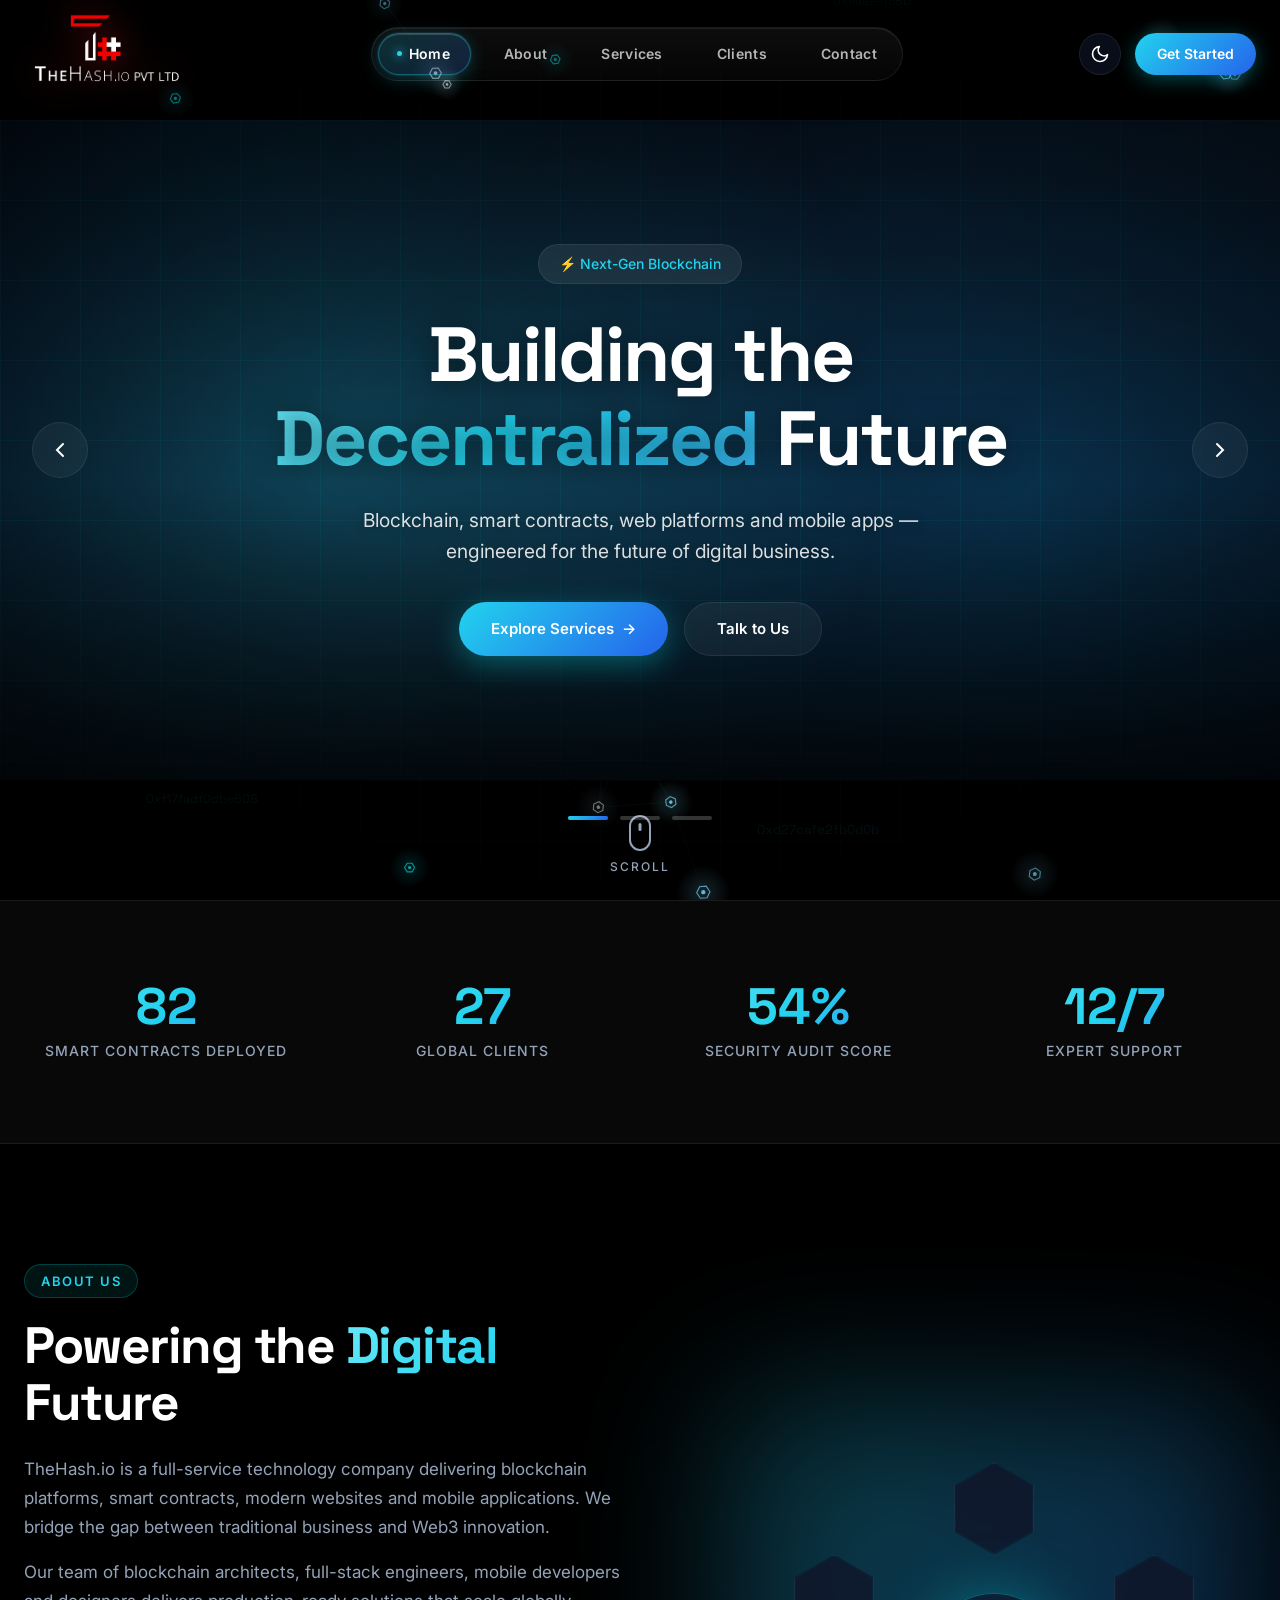
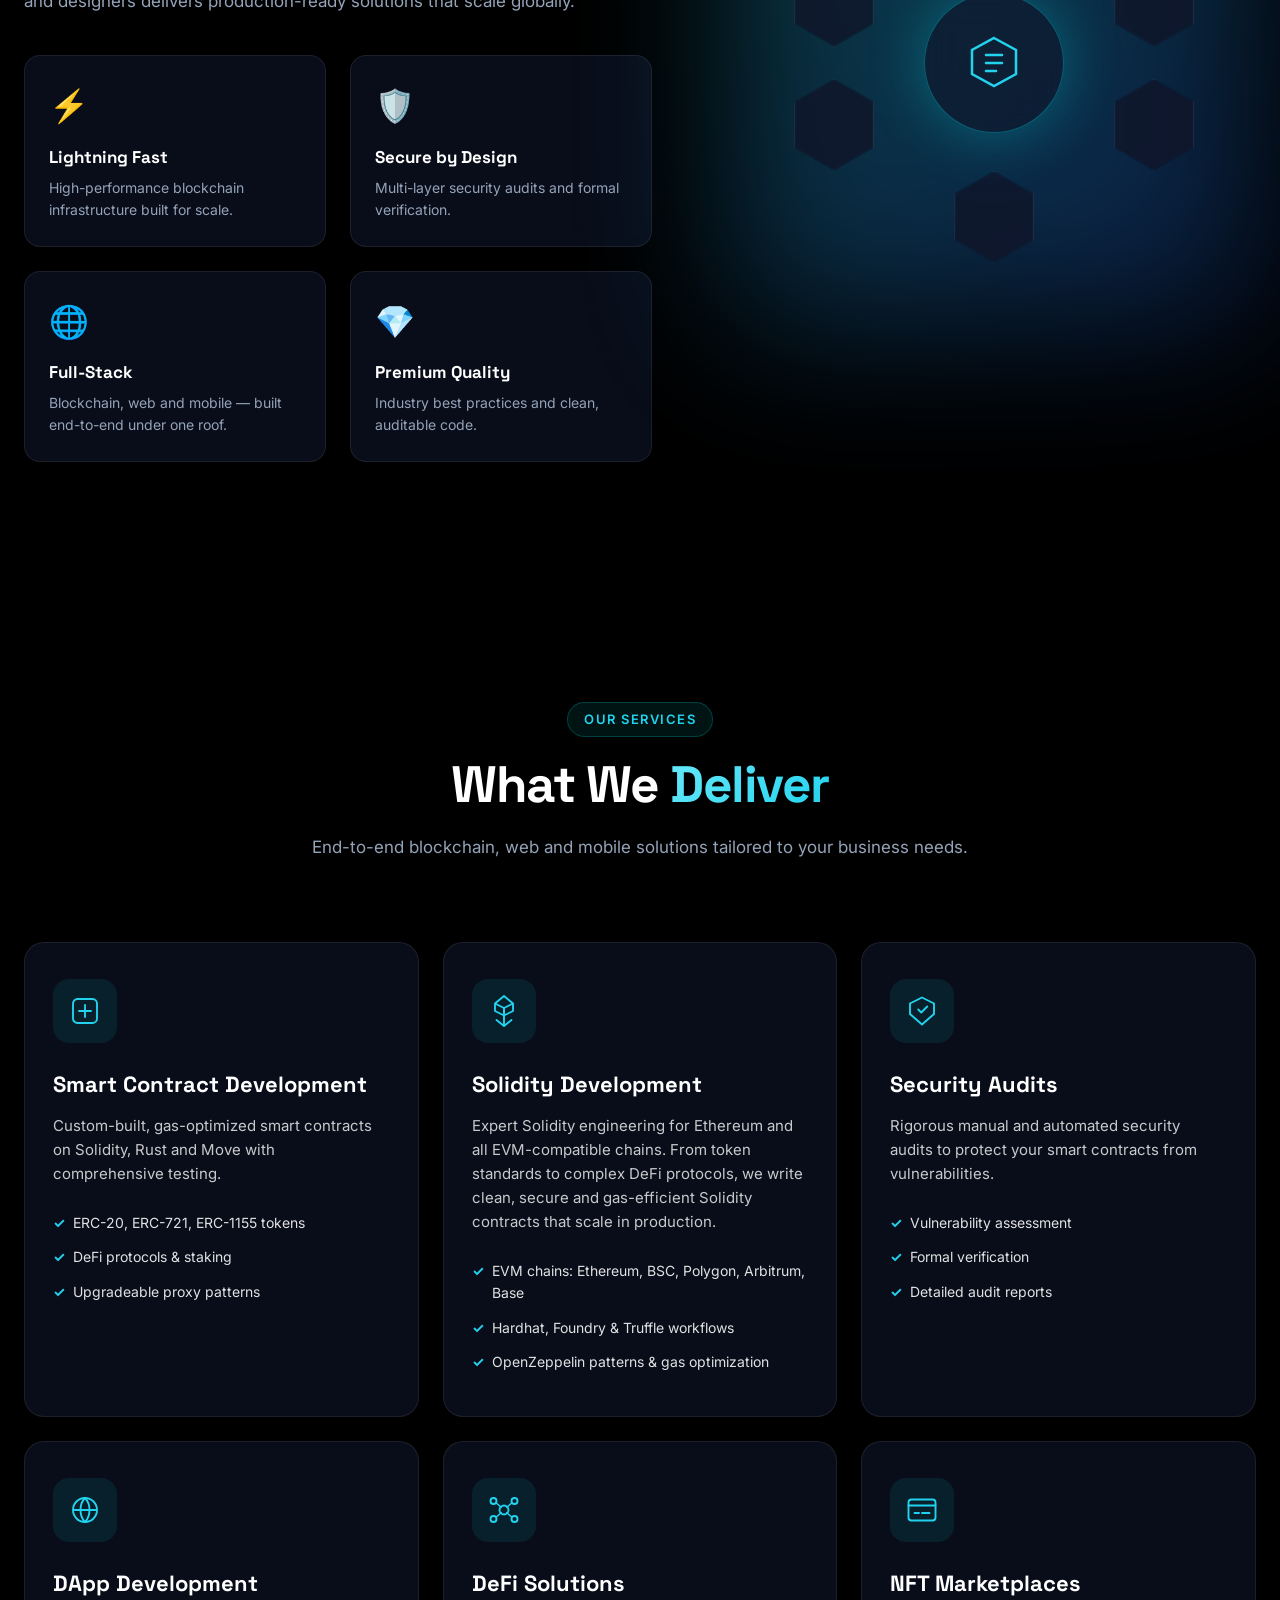
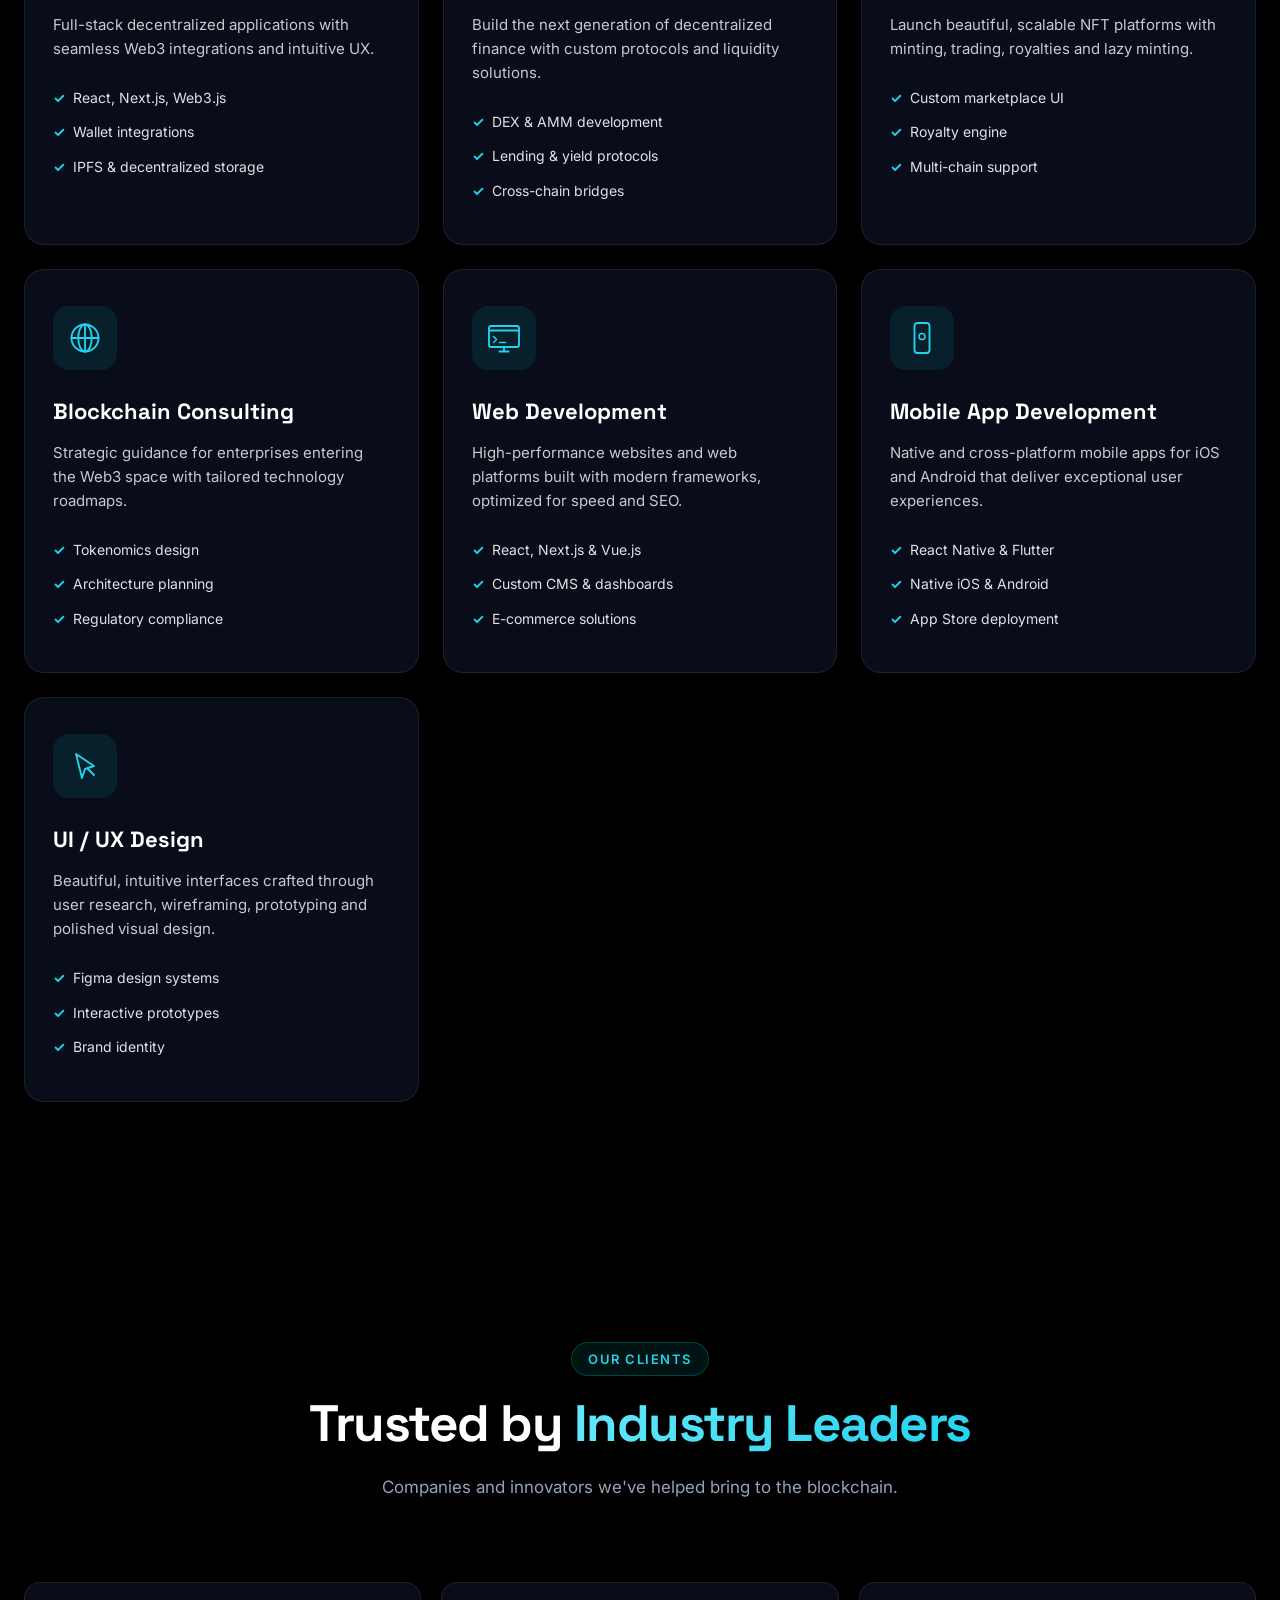
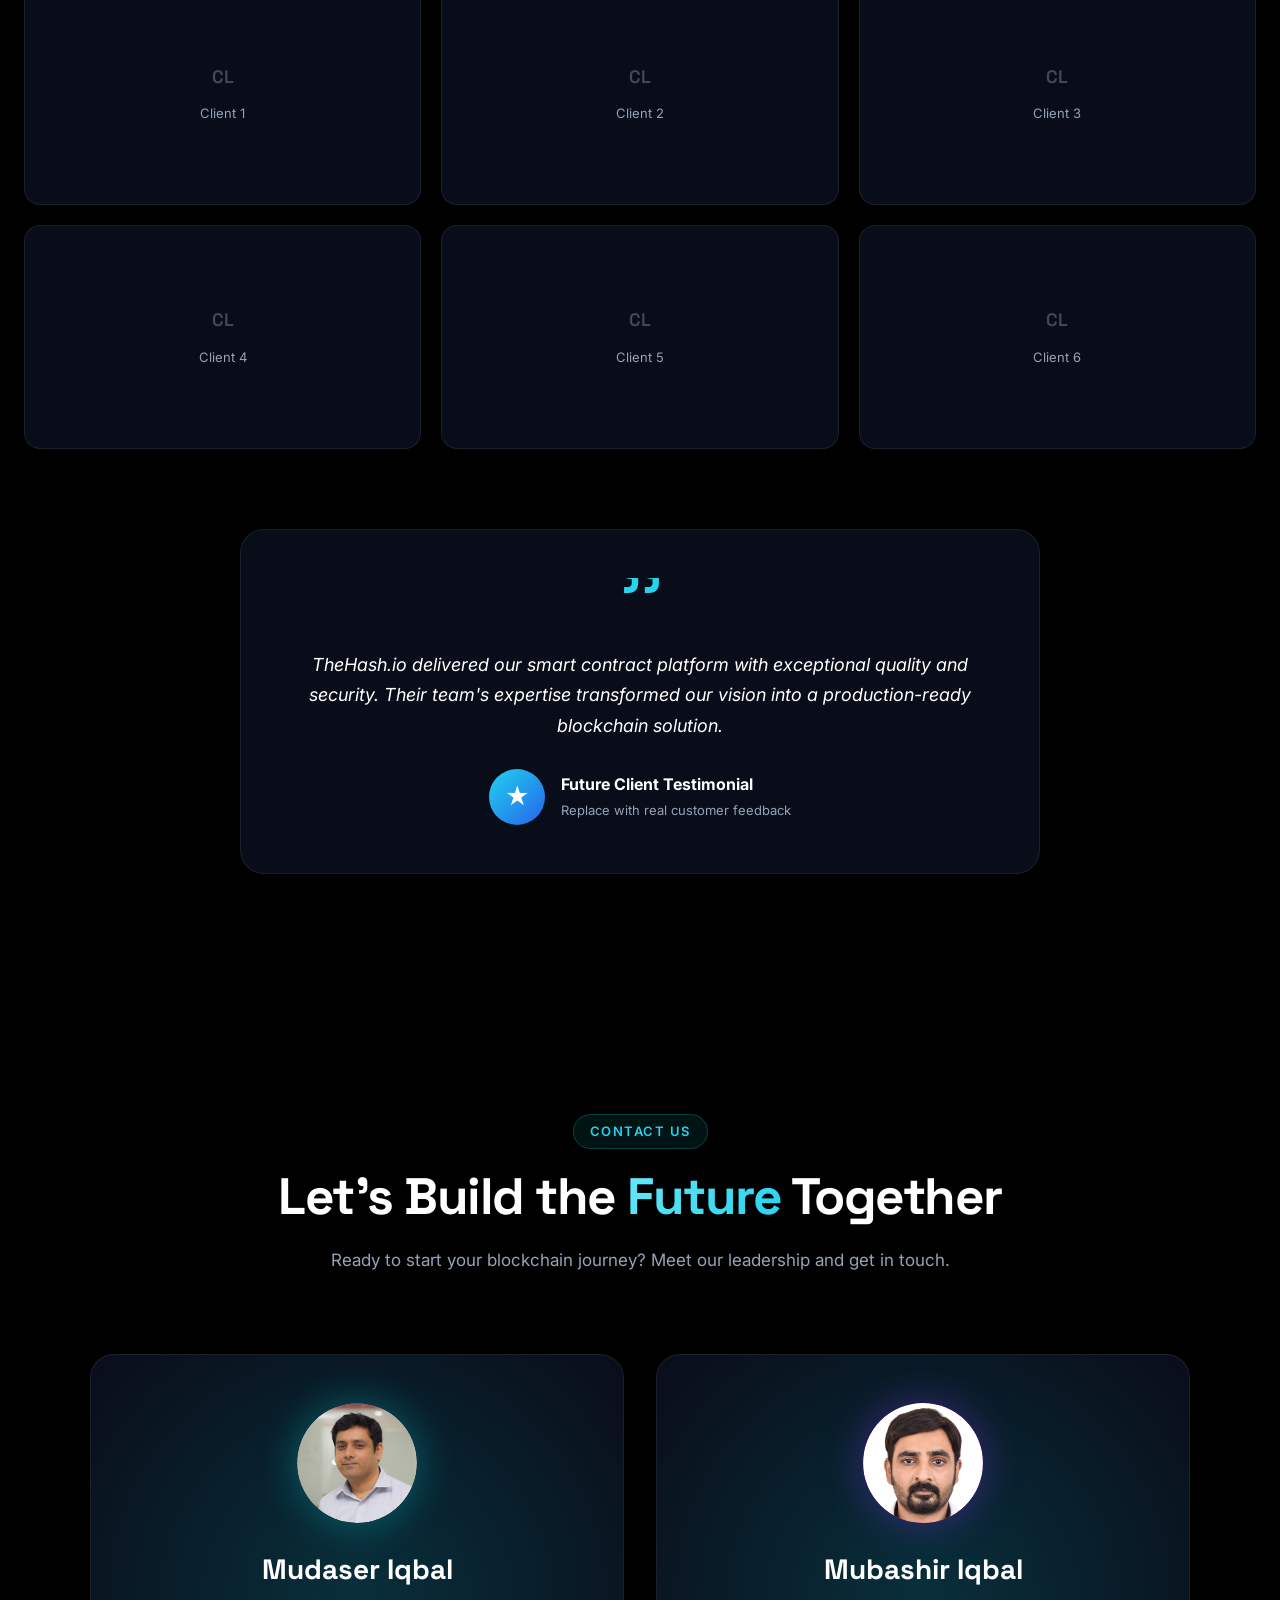
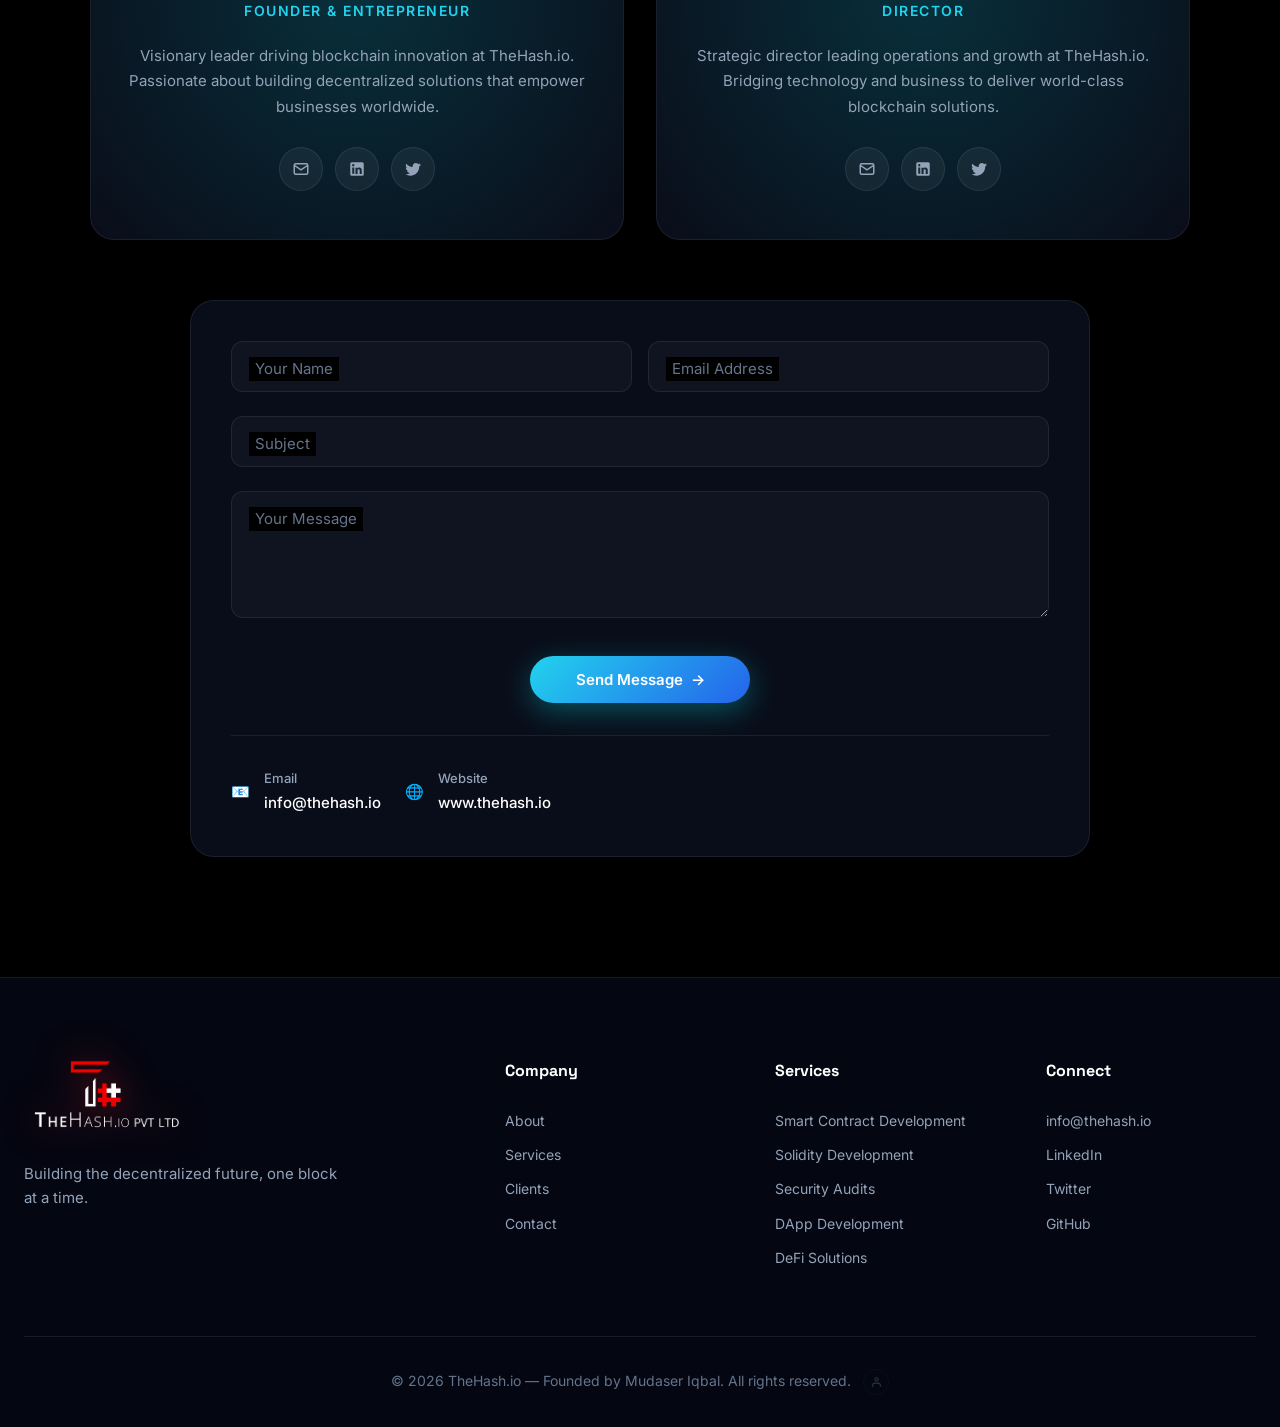
<file: index.html>
<!DOCTYPE html>
<html lang="en">
<head>
    <meta charset="UTF-8">
    <meta name="viewport" content="width=device-width, initial-scale=1.0">
    <title>TheHash.io — Blockchain, Web & Mobile App Development</title>
    <meta name="description" content="TheHash.io builds blockchain platforms, smart contracts, websites and mobile apps that power the digital future.">
    <link rel="preconnect" href="https://fonts.googleapis.com">
    <link rel="preconnect" href="https://fonts.gstatic.com" crossorigin>
    <link href="https://fonts.googleapis.com/css2?family=Inter:wght@300;400;500;600;700;800;900&family=Space+Grotesk:wght@500;600;700&display=swap" rel="stylesheet">
    <link rel="stylesheet" href="styles.css">
</head>
<body>

    <!-- Animated Background -->
    <div class="bg-gradient"></div>
    <div class="bg-grid"></div>
    <canvas id="particleCanvas"></canvas>

    <!-- Navigation -->
    <nav class="navbar" id="navbar">
        <div class="nav-container">
            <a href="#home" class="logo">
                <div class="logo-mark">
                    <img src="logo.png" alt="TheHash.io Logo" class="logo-img logo-dark">
                    <img src="logo-light.png" alt="TheHash.io Logo" class="logo-img logo-light">
                </div>
            </a>

            <ul class="nav-links" id="navLinks">
                <span class="nav-indicator" id="navIndicator"></span>
                <li><a href="#home"><span class="nav-dot"></span>Home</a></li>
                <li><a href="#about"><span class="nav-dot"></span>About</a></li>
                <li><a href="#services"><span class="nav-dot"></span>Services</a></li>
                <li><a href="#clients"><span class="nav-dot"></span>Clients</a></li>
                <li><a href="#contact"><span class="nav-dot"></span>Contact</a></li>
            </ul>

            <div class="nav-actions">
                <button class="theme-toggle" id="themeToggle" aria-label="Toggle theme">
                    <svg class="icon-sun" viewBox="0 0 24 24" fill="none" stroke="currentColor" stroke-width="2" stroke-linecap="round" stroke-linejoin="round">
                        <circle cx="12" cy="12" r="4"/>
                        <path d="M12 2v2M12 20v2M4.93 4.93l1.41 1.41M17.66 17.66l1.41 1.41M2 12h2M20 12h2M4.93 19.07l1.41-1.41M17.66 6.34l1.41-1.41"/>
                    </svg>
                    <svg class="icon-moon" viewBox="0 0 24 24" fill="none" stroke="currentColor" stroke-width="2" stroke-linecap="round" stroke-linejoin="round">
                        <path d="M21 12.79A9 9 0 1 1 11.21 3 7 7 0 0 0 21 12.79z"/>
                    </svg>
                </button>
                <a href="#get-in-touch" class="nav-cta">Get Started</a>
            </div>

            <button class="menu-toggle" id="menuToggle" aria-label="Toggle menu">
                <span></span><span></span><span></span>
            </button>
        </div>
    </nav>

    <!-- Hero Slider -->
    <section id="home" class="hero">
        <div class="slider" id="slider"><!-- Rendered from SITE_DATA.slides --></div>

        <!-- Slider Controls -->
        <button class="slider-arrow slider-prev" id="prevBtn" aria-label="Previous slide">
            <svg viewBox="0 0 24 24" fill="none"><path d="M15 18l-6-6 6-6" stroke="currentColor" stroke-width="2" stroke-linecap="round"/></svg>
        </button>
        <button class="slider-arrow slider-next" id="nextBtn" aria-label="Next slide">
            <svg viewBox="0 0 24 24" fill="none"><path d="M9 18l6-6-6-6" stroke="currentColor" stroke-width="2" stroke-linecap="round"/></svg>
        </button>

        <div class="slider-dots" id="dots"><!-- Rendered from slides count --></div>

        <div class="scroll-indicator">
            <div class="mouse"><div class="wheel"></div></div>
            <span>Scroll</span>
        </div>
    </section>

    <!-- Stats Strip -->
    <section class="stats">
        <div class="container">
            <div class="stats-grid" id="statsGrid"><!-- Rendered from SITE_DATA.stats --></div>
        </div>
    </section>

    <!-- About -->
    <section id="about" class="about">
        <div class="container">
            <div class="about-grid">
                <div class="about-content reveal" id="aboutContent"><!-- Rendered from SITE_DATA.about --></div>

                <div class="about-visual reveal">
                    <div class="visual-card">
                        <div class="card-glow"></div>
                        <div class="hexagon-container">
                            <div class="hex hex-1"></div>
                            <div class="hex hex-2"></div>
                            <div class="hex hex-3"></div>
                            <div class="hex hex-4"></div>
                            <div class="hex hex-5"></div>
                            <div class="hex hex-6"></div>
                            <div class="hex-center">
                                <svg viewBox="0 0 60 60" fill="none">
                                    <path d="M30 5L52 17V41L30 53L8 41V17L30 5Z" stroke="url(#hexGrad)" stroke-width="2.5"/>
                                    <path d="M22 22H38M22 30H38M22 38H32" stroke="url(#hexGrad)" stroke-width="2.5" stroke-linecap="round"/>
                                    <defs>
                                        <linearGradient id="hexGrad" x1="0" y1="0" x2="60" y2="60">
                                            <stop offset="0%" stop-color="#22d3ee"/>
                                            <stop offset="100%" stop-color="#3b82f6"/>
                                        </linearGradient>
                                    </defs>
                                </svg>
                            </div>
                        </div>
                    </div>
                </div>
            </div>
        </div>
    </section>

    <!-- Services -->
    <section id="services" class="services">
        <div class="container">
            <div class="section-header reveal">
                <span class="section-tag">Our Services</span>
                <h2 class="section-title">What We <span class="gradient-text">Deliver</span></h2>
                <p class="section-text">End-to-end blockchain, web and mobile solutions tailored to your business needs.</p>
            </div>

            <div class="services-grid" id="servicesGrid"><!-- Rendered from SITE_DATA.services --></div>
        </div>
    </section>

    <!-- Clients / Customers Section -->
    <section id="clients" class="clients">
        <div class="container">
            <div class="section-header reveal">
                <span class="section-tag">Our Clients</span>
                <h2 class="section-title">Trusted by <span class="gradient-text">Industry Leaders</span></h2>
                <p class="section-text">Companies and innovators we've helped bring to the blockchain.</p>
            </div>

            <div class="clients-grid" id="clientsGrid"><!-- Rendered from SITE_DATA.clients --></div>

            <div class="testimonial reveal" id="testimonialBlock"><!-- Rendered from SITE_DATA.testimonial --></div>
        </div>
    </section>

    <!-- Contact -->
    <section id="contact" class="contact">
        <div class="container">
            <div class="section-header reveal">
                <span class="section-tag">Contact Us</span>
                <h2 class="section-title">Let's Build the <span class="gradient-text">Future</span> Together</h2>
                <p class="section-text">Ready to start your blockchain journey? Meet our leadership and get in touch.</p>
            </div>

            <div class="leadership-grid" id="leadershipGrid"><!-- Rendered from SITE_DATA.leadership --></div>

            <div class="contact-form-section" id="get-in-touch">
                <div class="contact-form-wrap reveal">
                    <form class="contact-form" id="contactForm">
                        <div class="form-row">
                            <div class="form-group">
                                <input type="text" id="name" required>
                                <label for="name">Your Name</label>
                            </div>
                            <div class="form-group">
                                <input type="email" id="email" required>
                                <label for="email">Email Address</label>
                            </div>
                        </div>
                        <div class="form-group">
                            <input type="text" id="subject" required>
                            <label for="subject">Subject</label>
                        </div>
                        <div class="form-group">
                            <textarea id="message" rows="5" required></textarea>
                            <label for="message">Your Message</label>
                        </div>
                        <div class="form-status" id="formStatus" role="status" aria-live="polite"></div>
                        <button type="submit" class="btn btn-primary btn-block">
                            Send Message <span>→</span>
                        </button>
                    </form>

                    <div class="contact-info" id="contactInfo"><!-- Rendered from SITE_DATA.contact --></div>
                </div>
            </div>
        </div>
    </section>

    <!-- Footer -->
    <footer class="footer">
        <div class="container">
            <div class="footer-grid">
                <div class="footer-brand">
                    <a href="#home" class="logo">
                        <div class="logo-mark">
                            <img src="logo.png" alt="TheHash.io Logo" class="logo-img logo-dark">
                            <img src="logo-light.png" alt="TheHash.io Logo" class="logo-img logo-light">
                        </div>
                    </a>
                    <p id="footerTagline">Building the decentralized future, one block at a time.</p>
                </div>
                <div class="footer-col">
                    <h4>Company</h4>
                    <a href="#about">About</a>
                    <a href="#services">Services</a>
                    <a href="#clients">Clients</a>
                    <a href="#contact">Contact</a>
                </div>
                <div class="footer-col" id="footerServicesCol">
                    <h4>Services</h4>
                    <!-- Top 5 services rendered from data -->
                </div>
                <div class="footer-col" id="footerConnectCol">
                    <h4>Connect</h4>
                    <!-- Rendered from contact data -->
                </div>
            </div>
            <div class="footer-bottom">
                <p id="footerCopyright">&copy; 2026 TheHash.io — Founded by Mudaser Iqbal. All rights reserved.</p>
                <a href="admin.html" class="footer-admin-link" aria-label="Admin Panel" title="Admin Panel">
                    <svg viewBox="0 0 24 24" fill="none" stroke="currentColor" stroke-width="2" stroke-linecap="round" stroke-linejoin="round">
                        <circle cx="12" cy="8" r="3"/>
                        <path d="M5 21v-2a4 4 0 014-4h6a4 4 0 014 4v2"/>
                    </svg>
                </a>
            </div>
        </div>
    </footer>

    <script src="data.js"></script>
    <script src="script.js"></script>
</body>
</html>
</file>
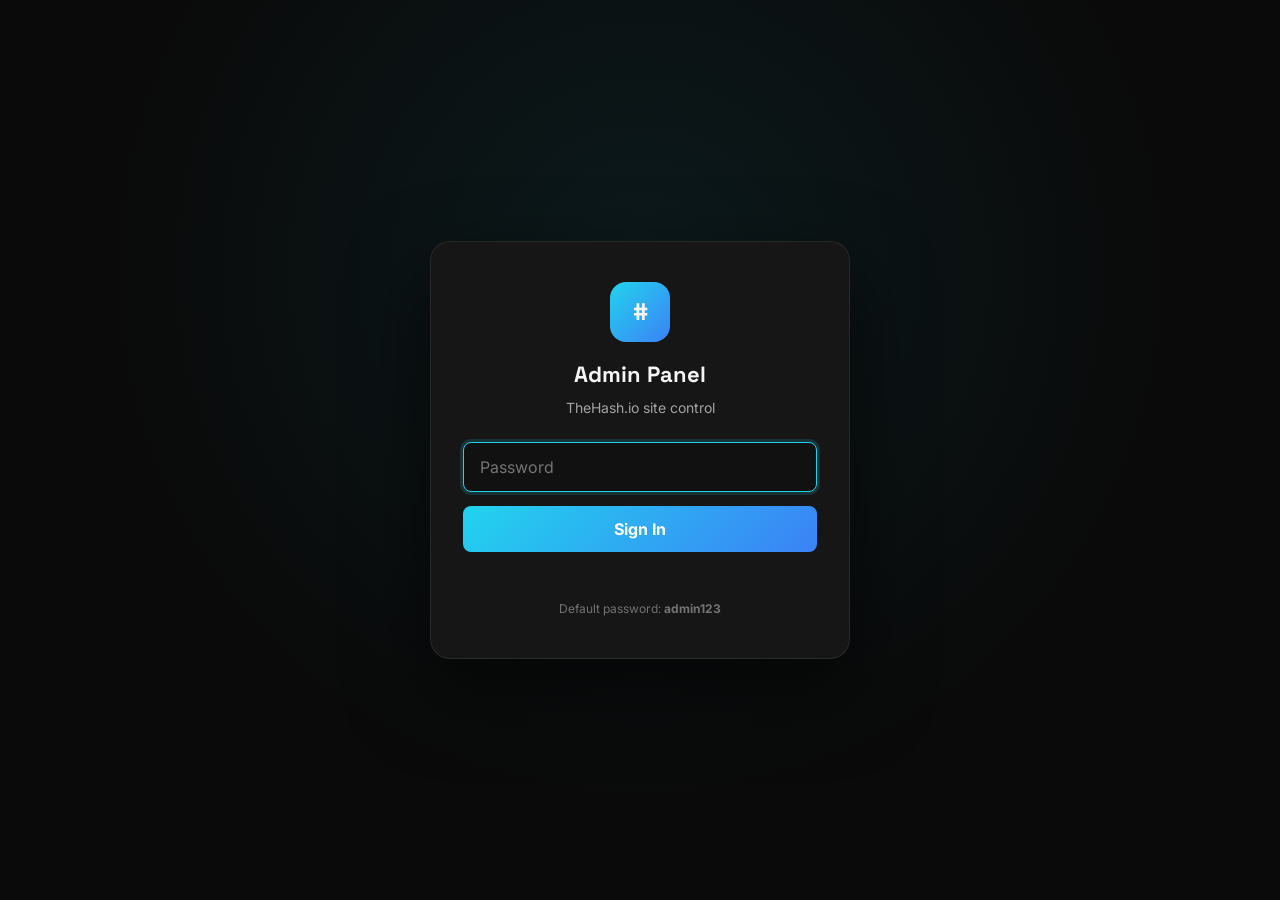
<file: admin.html>
<!DOCTYPE html>
<html lang="en">
<head>
    <meta charset="UTF-8">
    <meta name="viewport" content="width=device-width, initial-scale=1.0">
    <title>Admin Panel — TheHash.io</title>
    <link rel="preconnect" href="https://fonts.googleapis.com">
    <link rel="preconnect" href="https://fonts.gstatic.com" crossorigin>
    <link href="https://fonts.googleapis.com/css2?family=Inter:wght@300;400;500;600;700;800&family=Space+Grotesk:wght@500;600;700&display=swap" rel="stylesheet">
    <style>
        :root {
            --bg: #0a0a0a;
            --bg-2: #111111;
            --bg-3: #1a1a1a;
            --bg-card: #161616;
            --border: rgba(255, 255, 255, 0.08);
            --border-strong: rgba(255, 255, 255, 0.16);
            --text: #f5f5f5;
            --text-dim: #a3a3a3;
            --text-muted: #737373;
            --accent: #22d3ee;
            --accent-2: #3b82f6;
            --accent-grad: linear-gradient(135deg, #22d3ee 0%, #3b82f6 100%);
            --danger: #ef4444;
            --success: #10b981;
            --warning: #f59e0b;
            --radius: 12px;
            --radius-sm: 8px;
        }
        * { margin: 0; padding: 0; box-sizing: border-box; }
        body {
            font-family: 'Inter', -apple-system, BlinkMacSystemFont, sans-serif;
            background: var(--bg);
            color: var(--text);
            min-height: 100vh;
            line-height: 1.5;
        }
        button, input, textarea, select { font-family: inherit; font-size: inherit; color: inherit; }
        a { color: inherit; text-decoration: none; }

        /* ===== Login Overlay ===== */
        .login-overlay {
            position: fixed; inset: 0;
            display: flex; align-items: center; justify-content: center;
            background: radial-gradient(circle at 50% 30%, rgba(34, 211, 238, 0.08), transparent 60%), var(--bg);
            z-index: 1000;
        }
        .login-card {
            width: 92%; max-width: 420px;
            padding: 40px 32px;
            background: var(--bg-card);
            border: 1px solid var(--border);
            border-radius: 20px;
            box-shadow: 0 30px 80px rgba(0, 0, 0, 0.6);
            text-align: center;
        }
        .login-logo {
            width: 60px; height: 60px;
            margin: 0 auto 16px;
            border-radius: 16px;
            background: var(--accent-grad);
            display: flex; align-items: center; justify-content: center;
            font-family: 'Space Grotesk', sans-serif;
            font-weight: 800; font-size: 24px;
        }
        .login-card h1 { font-size: 22px; margin-bottom: 6px; font-family: 'Space Grotesk', sans-serif; }
        .login-card p { color: var(--text-dim); font-size: 14px; margin-bottom: 24px; }
        .login-input {
            width: 100%; padding: 14px 16px;
            background: var(--bg-2);
            border: 1px solid var(--border);
            border-radius: var(--radius-sm);
            color: var(--text);
            outline: none;
            transition: border 0.2s ease, box-shadow 0.2s ease;
            margin-bottom: 14px;
        }
        .login-input:focus {
            border-color: var(--accent);
            box-shadow: 0 0 0 3px rgba(34, 211, 238, 0.15);
        }
        .login-btn {
            width: 100%; padding: 13px;
            background: var(--accent-grad);
            color: white;
            border: none; border-radius: var(--radius-sm);
            font-weight: 700; cursor: pointer;
            transition: transform 0.2s, box-shadow 0.2s;
        }
        .login-btn:hover { transform: translateY(-1px); box-shadow: 0 8px 24px rgba(34, 211, 238, 0.3); }
        .login-error { color: var(--danger); font-size: 13px; margin-top: 12px; min-height: 18px; }
        .login-hint { color: var(--text-muted); font-size: 12px; margin-top: 18px; }

        /* ===== App layout ===== */
        .app { display: flex; min-height: 100vh; }
        .sidebar {
            width: 260px;
            background: var(--bg-2);
            border-right: 1px solid var(--border);
            padding: 24px 16px;
            display: flex; flex-direction: column;
            position: sticky; top: 0;
            max-height: 100vh; overflow-y: auto;
        }
        .brand {
            display: flex; align-items: center; gap: 12px;
            padding: 0 10px 24px;
            border-bottom: 1px solid var(--border);
            margin-bottom: 18px;
        }
        .brand-logo {
            width: 40px; height: 40px;
            border-radius: 10px;
            background: var(--accent-grad);
            display: flex; align-items: center; justify-content: center;
            font-family: 'Space Grotesk', sans-serif;
            font-weight: 800; color: white;
        }
        .brand-text strong { display: block; font-family: 'Space Grotesk', sans-serif; }
        .brand-text small { color: var(--text-muted); font-size: 11px; letter-spacing: 0.5px; text-transform: uppercase; }

        .nav-tabs { list-style: none; display: flex; flex-direction: column; gap: 2px; flex: 1; }
        .nav-tab {
            padding: 11px 14px;
            border-radius: var(--radius-sm);
            color: var(--text-dim);
            cursor: pointer;
            font-size: 14px; font-weight: 500;
            display: flex; align-items: center; gap: 10px;
            transition: background 0.2s, color 0.2s;
        }
        .nav-tab:hover { background: var(--bg-3); color: var(--text); }
        .nav-tab.active {
            background: linear-gradient(135deg, rgba(34, 211, 238, 0.12), rgba(59, 130, 246, 0.08));
            color: var(--text);
            box-shadow: inset 2px 0 0 var(--accent);
        }
        .nav-tab-icon { font-size: 16px; width: 20px; text-align: center; }

        .sidebar-footer {
            padding-top: 18px;
            border-top: 1px solid var(--border);
            display: flex; flex-direction: column; gap: 6px;
        }
        .sidebar-action {
            padding: 9px 12px;
            background: transparent;
            border: 1px solid var(--border);
            border-radius: var(--radius-sm);
            color: var(--text-dim);
            cursor: pointer; text-align: center;
            font-size: 12px; font-weight: 500;
            transition: background 0.2s, color 0.2s, border-color 0.2s;
        }
        .sidebar-action:hover { background: var(--bg-3); color: var(--text); border-color: var(--border-strong); }
        .sidebar-action.danger:hover { color: var(--danger); border-color: var(--danger); }

        /* ===== Main panel ===== */
        .main { flex: 1; padding: 32px 40px; min-width: 0; }
        .topbar {
            display: flex; justify-content: space-between; align-items: center;
            margin-bottom: 28px;
        }
        .topbar h2 {
            font-family: 'Space Grotesk', sans-serif;
            font-size: 26px; font-weight: 700;
        }
        .topbar-actions { display: flex; gap: 10px; }
        .btn {
            padding: 10px 18px;
            border-radius: var(--radius-sm);
            border: 1px solid var(--border);
            background: var(--bg-3);
            color: var(--text);
            font-weight: 600; font-size: 13px;
            cursor: pointer;
            transition: background 0.2s, transform 0.15s, box-shadow 0.2s;
        }
        .btn:hover { background: var(--bg-card); }
        .btn-primary {
            background: var(--accent-grad); border: none; color: white;
        }
        .btn-primary:hover { transform: translateY(-1px); box-shadow: 0 8px 20px rgba(34, 211, 238, 0.3); }
        .btn-ghost { background: transparent; }
        .btn-danger { color: var(--danger); border-color: rgba(239, 68, 68, 0.3); }
        .btn-danger:hover { background: rgba(239, 68, 68, 0.1); }

        /* ===== Panel cards / forms ===== */
        .panel { display: none; }
        .panel.active { display: block; animation: fadeIn 0.3s ease; }
        @keyframes fadeIn { from { opacity: 0; transform: translateY(8px); } to { opacity: 1; transform: translateY(0); } }

        .card {
            background: var(--bg-card);
            border: 1px solid var(--border);
            border-radius: var(--radius);
            padding: 24px;
            margin-bottom: 16px;
        }
        .card-header {
            display: flex; justify-content: space-between; align-items: center;
            margin-bottom: 18px;
        }
        .card-header h3 {
            font-size: 16px; font-weight: 700;
            font-family: 'Space Grotesk', sans-serif;
        }
        .card-header .badge {
            font-size: 11px; padding: 3px 8px;
            background: var(--bg-3); color: var(--text-dim);
            border-radius: 999px; font-weight: 600;
        }

        .form-row { display: grid; grid-template-columns: 1fr 1fr; gap: 14px; }
        .form-row-3 { display: grid; grid-template-columns: 1fr 1fr 1fr; gap: 14px; }
        .form-group { margin-bottom: 14px; }
        label {
            display: block; margin-bottom: 6px;
            font-size: 12px; font-weight: 600;
            color: var(--text-dim); text-transform: uppercase; letter-spacing: 0.5px;
        }
        input[type="text"], input[type="email"], input[type="url"], input[type="number"], textarea, select {
            width: 100%; padding: 11px 14px;
            background: var(--bg-2);
            border: 1px solid var(--border);
            border-radius: var(--radius-sm);
            outline: none;
            transition: border 0.2s, box-shadow 0.2s;
        }
        input:focus, textarea:focus, select:focus {
            border-color: var(--accent);
            box-shadow: 0 0 0 3px rgba(34, 211, 238, 0.12);
        }
        textarea { resize: vertical; min-height: 70px; font-family: inherit; }

        .item-list { display: flex; flex-direction: column; gap: 12px; }
        .item-row {
            background: var(--bg-2);
            border: 1px solid var(--border);
            border-radius: var(--radius-sm);
            padding: 16px;
            position: relative;
        }
        .item-header {
            display: flex; justify-content: space-between; align-items: center;
            margin-bottom: 12px;
        }
        .item-title { font-weight: 600; font-size: 13px; color: var(--text-dim); }
        .item-actions { display: flex; gap: 6px; }
        .icon-btn {
            width: 28px; height: 28px;
            background: var(--bg-3);
            border: 1px solid var(--border);
            border-radius: 6px;
            color: var(--text-dim);
            cursor: pointer;
            display: inline-flex; align-items: center; justify-content: center;
            transition: background 0.2s, color 0.2s, border-color 0.2s;
        }
        .icon-btn:hover { color: var(--text); background: var(--bg-card); }
        .icon-btn.danger:hover { color: var(--danger); border-color: var(--danger); }

        .add-row-btn {
            padding: 12px;
            background: transparent;
            border: 1px dashed var(--border-strong);
            border-radius: var(--radius-sm);
            color: var(--text-dim);
            cursor: pointer;
            font-size: 13px; font-weight: 500;
            transition: color 0.2s, border-color 0.2s, background 0.2s;
        }
        .add-row-btn:hover { color: var(--accent); border-color: var(--accent); background: rgba(34, 211, 238, 0.04); }

        .bullets-list { display: flex; flex-direction: column; gap: 6px; }
        .bullet-row { display: flex; gap: 6px; align-items: center; }
        .bullet-row input { flex: 1; }

        /* Toast */
        .toast {
            position: fixed; bottom: 24px; right: 24px;
            padding: 14px 20px;
            background: var(--bg-card);
            border: 1px solid var(--border-strong);
            border-radius: var(--radius);
            box-shadow: 0 14px 40px rgba(0, 0, 0, 0.5);
            color: var(--text);
            display: flex; align-items: center; gap: 10px;
            transform: translateY(100px); opacity: 0;
            transition: transform 0.4s cubic-bezier(0.34, 1.56, 0.64, 1), opacity 0.3s;
            z-index: 1100;
            font-size: 14px; font-weight: 500;
        }
        .toast.show { transform: translateY(0); opacity: 1; }
        .toast.success { border-left: 3px solid var(--success); }
        .toast.error { border-left: 3px solid var(--danger); }
        .toast-icon { font-size: 18px; }

        .info-banner {
            padding: 14px 16px;
            background: rgba(59, 130, 246, 0.08);
            border: 1px solid rgba(59, 130, 246, 0.2);
            border-radius: var(--radius-sm);
            font-size: 13px; color: var(--text-dim);
            margin-bottom: 16px;
            line-height: 1.6;
        }
        .info-banner strong { color: var(--text); }

        .warn-banner {
            padding: 14px 16px;
            background: rgba(245, 158, 11, 0.08);
            border: 1px solid rgba(245, 158, 11, 0.25);
            border-radius: var(--radius-sm);
            font-size: 13px; color: #fcd34d;
            margin-bottom: 16px;
            line-height: 1.6;
        }

        /* Hide app until logged in */
        .app.hidden { display: none; }
        body.locked { overflow: hidden; }

        @media (max-width: 900px) {
            .app { flex-direction: column; }
            .sidebar { width: 100%; position: relative; max-height: none; }
            .main { padding: 20px; }
            .form-row, .form-row-3 { grid-template-columns: 1fr; }
        }
    </style>
</head>
<body class="locked">

    <!-- Login Overlay -->
    <div class="login-overlay" id="loginOverlay">
        <form class="login-card" id="loginForm">
            <div class="login-logo">#</div>
            <h1>Admin Panel</h1>
            <p>TheHash.io site control</p>
            <input type="password" class="login-input" id="loginPassword" placeholder="Password" autocomplete="off" autofocus>
            <button type="submit" class="login-btn">Sign In</button>
            <div class="login-error" id="loginError"></div>
            <div class="login-hint">Default password: <strong>admin123</strong></div>
        </form>
    </div>

    <!-- App -->
    <div class="app hidden" id="app">
        <aside class="sidebar">
            <div class="brand">
                <div class="brand-logo">#</div>
                <div class="brand-text">
                    <strong>TheHash.io</strong>
                    <small>Admin</small>
                </div>
            </div>
            <ul class="nav-tabs" id="navTabs">
                <li class="nav-tab active" data-tab="slides"><span class="nav-tab-icon">🎬</span> Hero Slides</li>
                <li class="nav-tab" data-tab="stats"><span class="nav-tab-icon">📊</span> Stats</li>
                <li class="nav-tab" data-tab="about"><span class="nav-tab-icon">ℹ️</span> About</li>
                <li class="nav-tab" data-tab="services"><span class="nav-tab-icon">🛠️</span> Services</li>
                <li class="nav-tab" data-tab="clients"><span class="nav-tab-icon">👥</span> Clients</li>
                <li class="nav-tab" data-tab="testimonial"><span class="nav-tab-icon">💬</span> Testimonial</li>
                <li class="nav-tab" data-tab="leadership"><span class="nav-tab-icon">👔</span> Leadership</li>
                <li class="nav-tab" data-tab="contact"><span class="nav-tab-icon">📧</span> Contact</li>
                <li class="nav-tab" data-tab="footer"><span class="nav-tab-icon">📄</span> Footer</li>
                <li class="nav-tab" data-tab="settings"><span class="nav-tab-icon">⚙️</span> Settings</li>
            </ul>
            <div class="sidebar-footer">
                <a href="index.html" class="sidebar-action" target="_blank">↗ View Site</a>
                <button class="sidebar-action danger" id="logoutBtn">Logout</button>
            </div>
        </aside>

        <main class="main">
            <div class="info-banner" id="storageBanner">
                <strong>Live publish enabled:</strong> Save → instant local copy + auto-commit to GitHub via the publish API → Vercel auto-deploys (~1 min). Requires <code>GH_TOKEN</code>, <code>GH_REPO</code>, <code>ADMIN_PASSWORD</code> env vars in Vercel. Your admin password must match <code>ADMIN_PASSWORD</code>.
            </div>

            <!-- Panels (rendered by admin.js) -->
            <div class="panel active" id="panel-slides"></div>
            <div class="panel" id="panel-stats"></div>
            <div class="panel" id="panel-about"></div>
            <div class="panel" id="panel-services"></div>
            <div class="panel" id="panel-clients"></div>
            <div class="panel" id="panel-testimonial"></div>
            <div class="panel" id="panel-leadership"></div>
            <div class="panel" id="panel-contact"></div>
            <div class="panel" id="panel-footer"></div>
            <div class="panel" id="panel-settings"></div>
        </main>
    </div>

    <div class="toast" id="toast">
        <span class="toast-icon" id="toastIcon">✓</span>
        <span id="toastMsg">Saved</span>
    </div>

    <script src="data.js"></script>
    <script src="admin.js"></script>
</body>
</html>
</file>
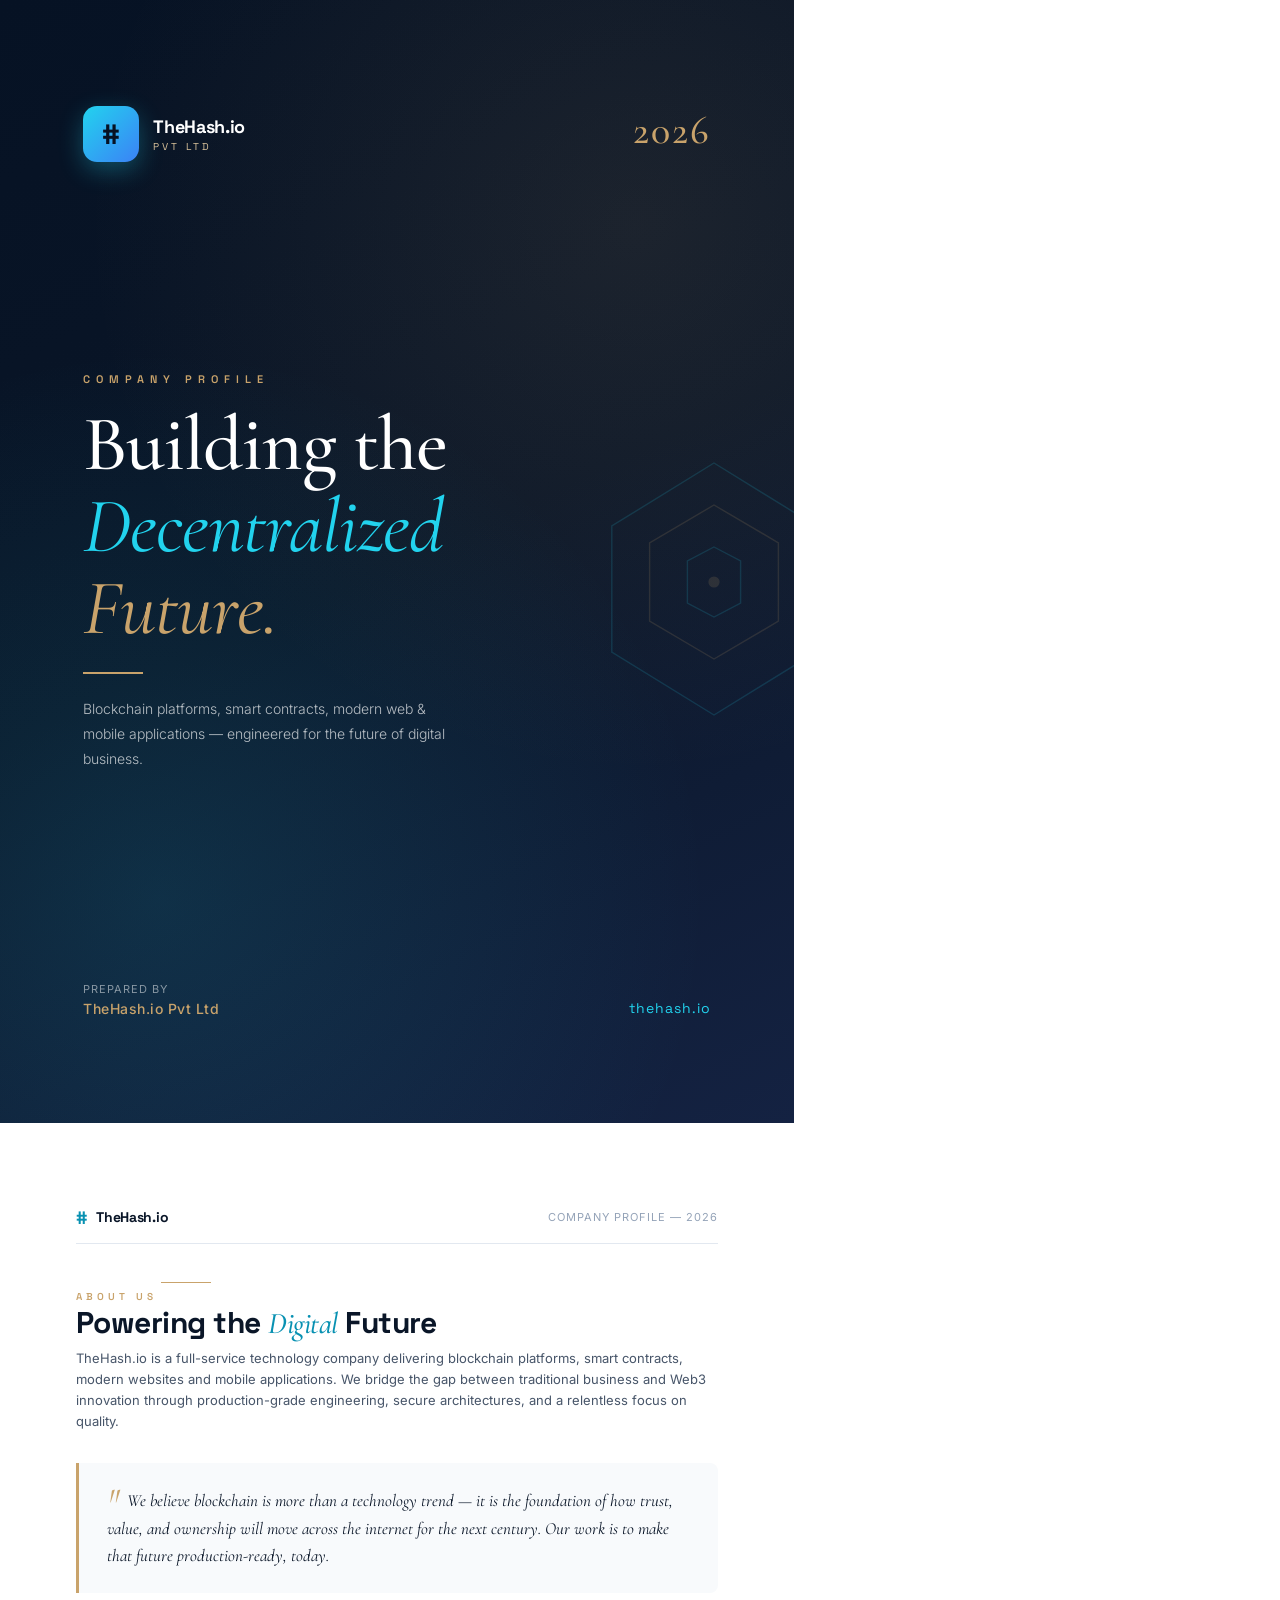
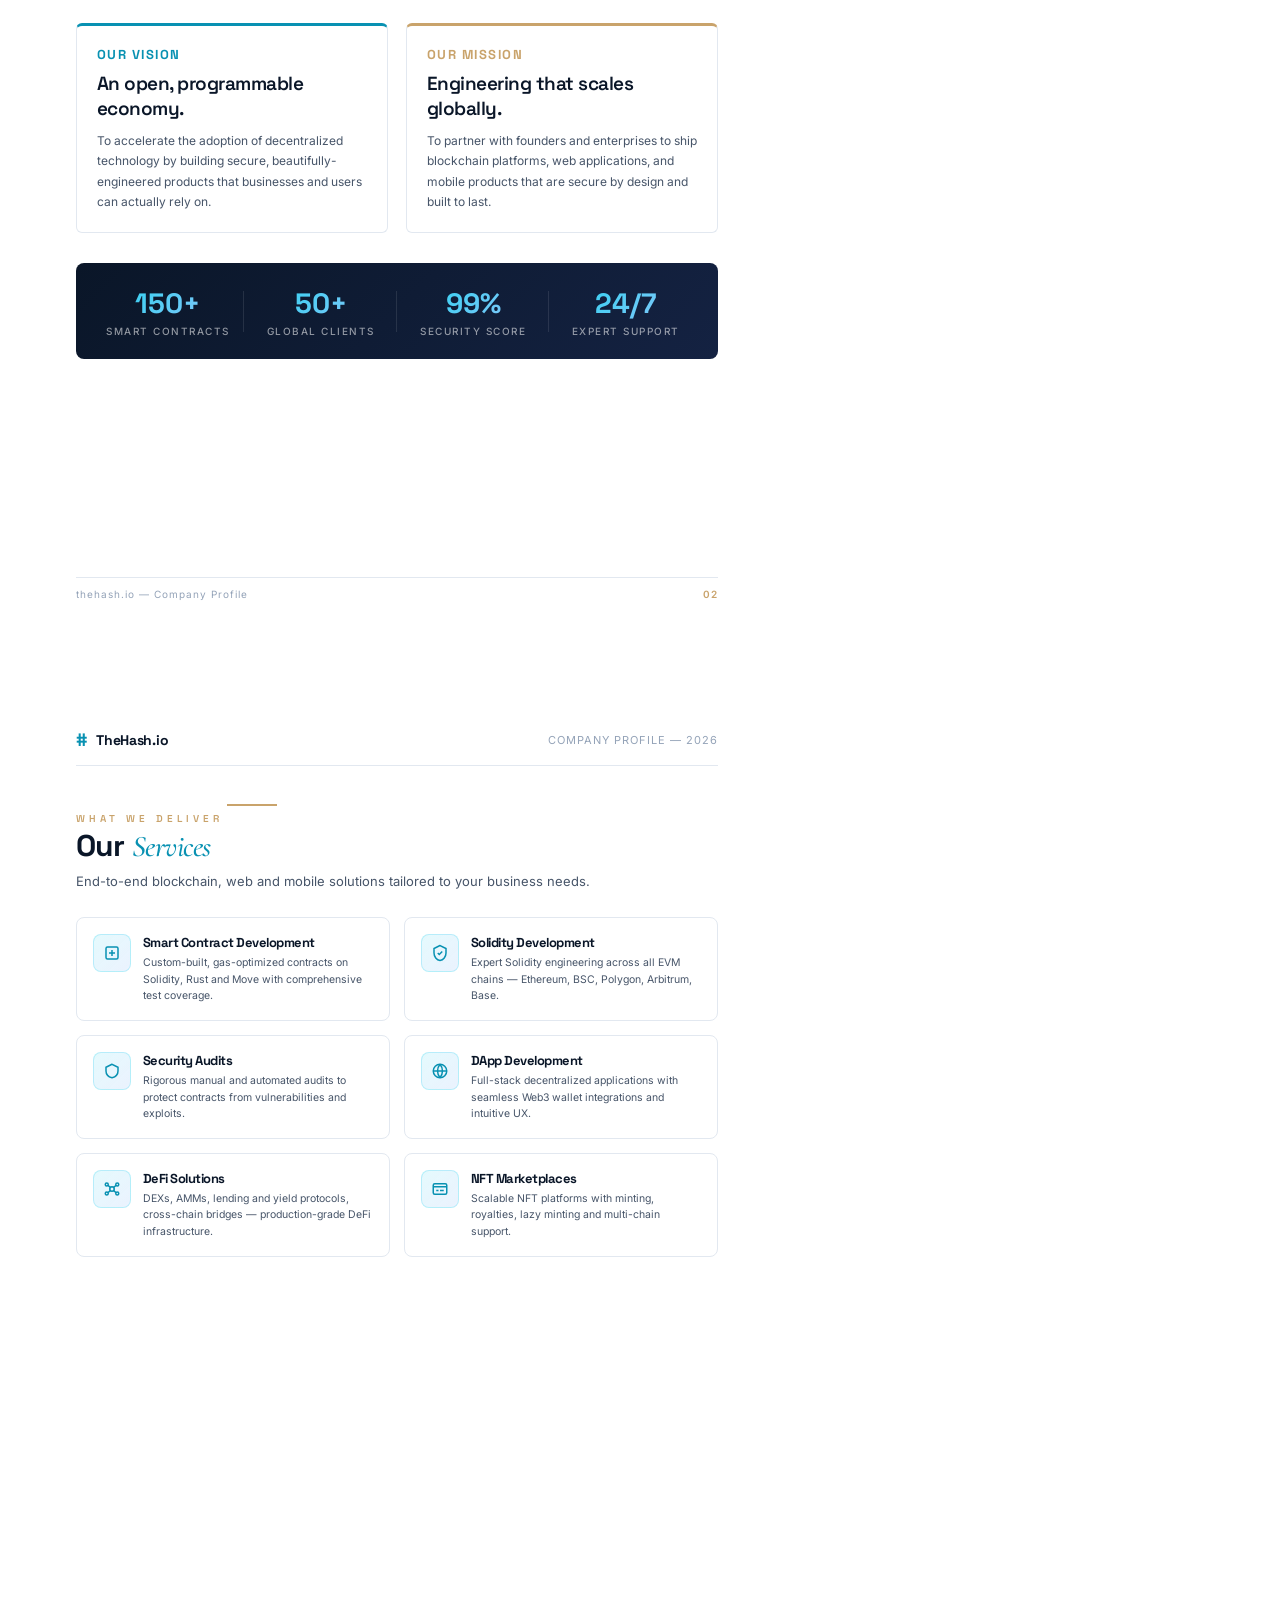
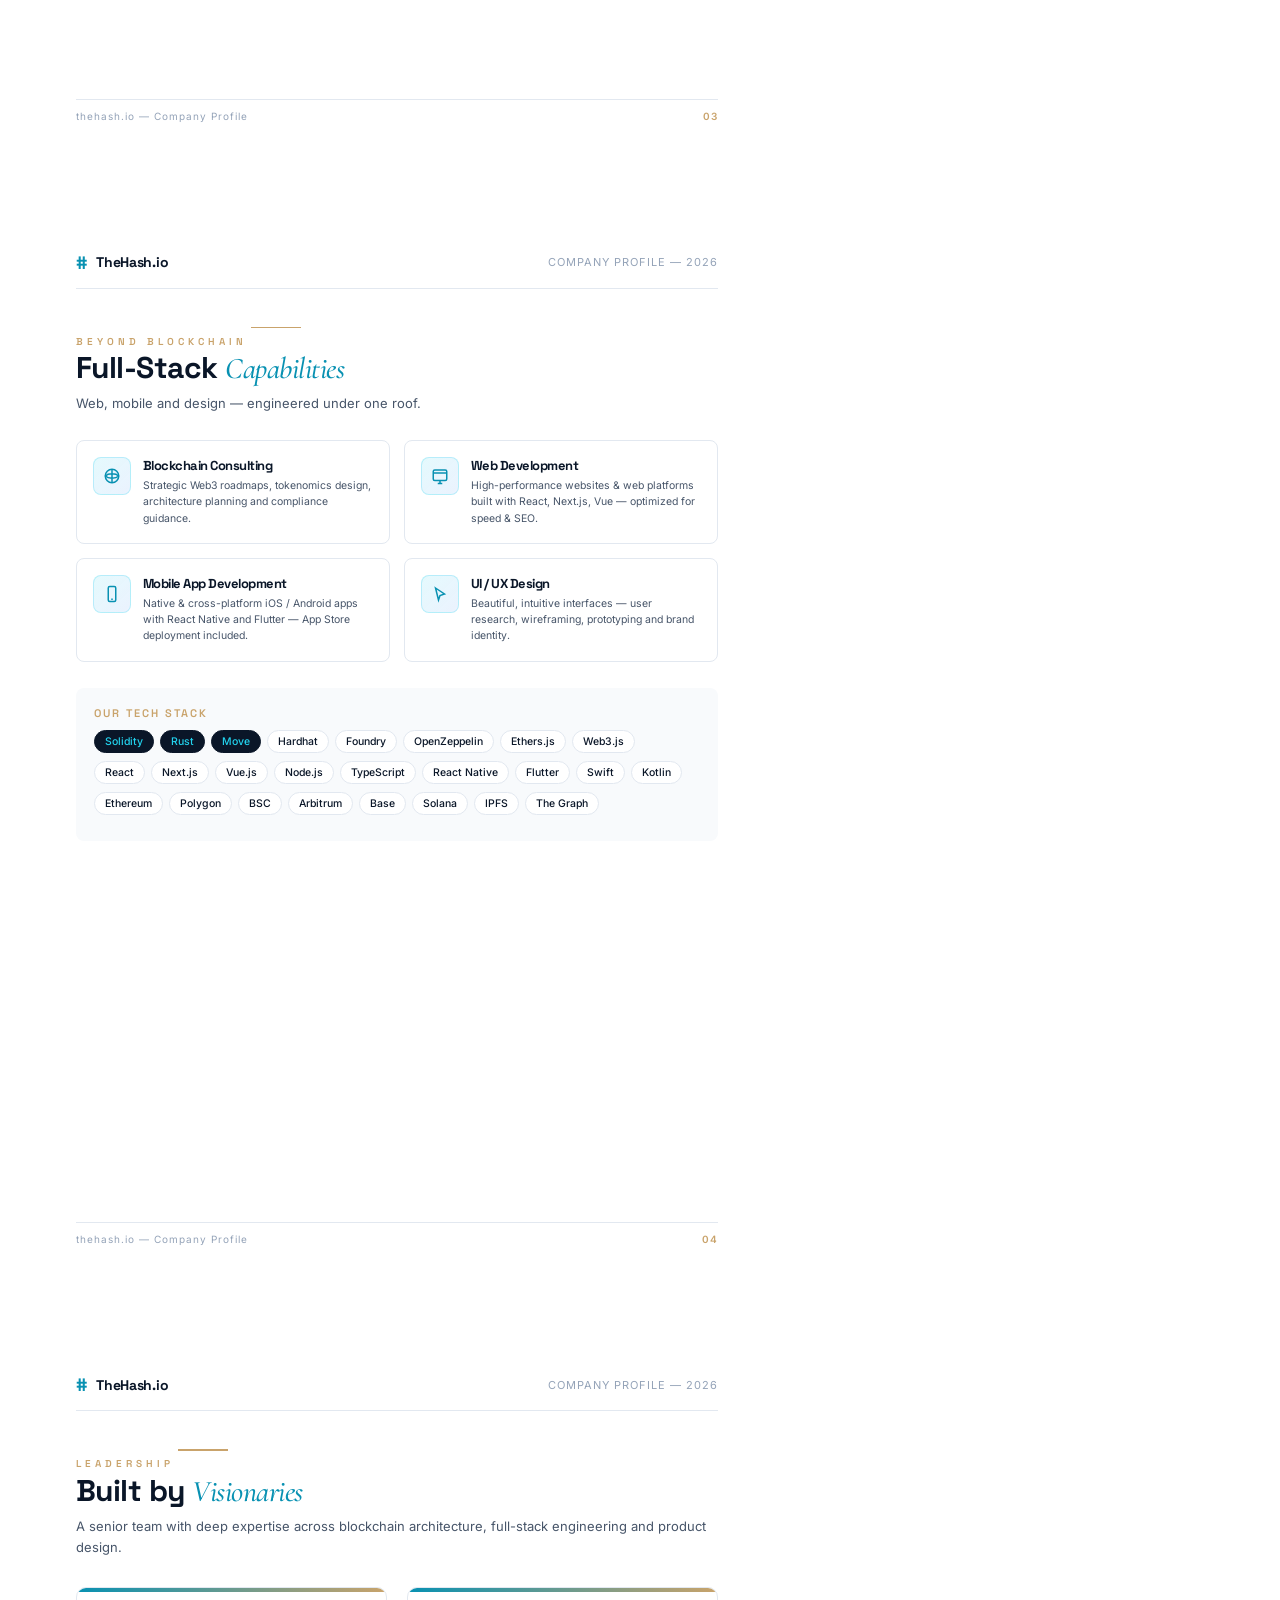
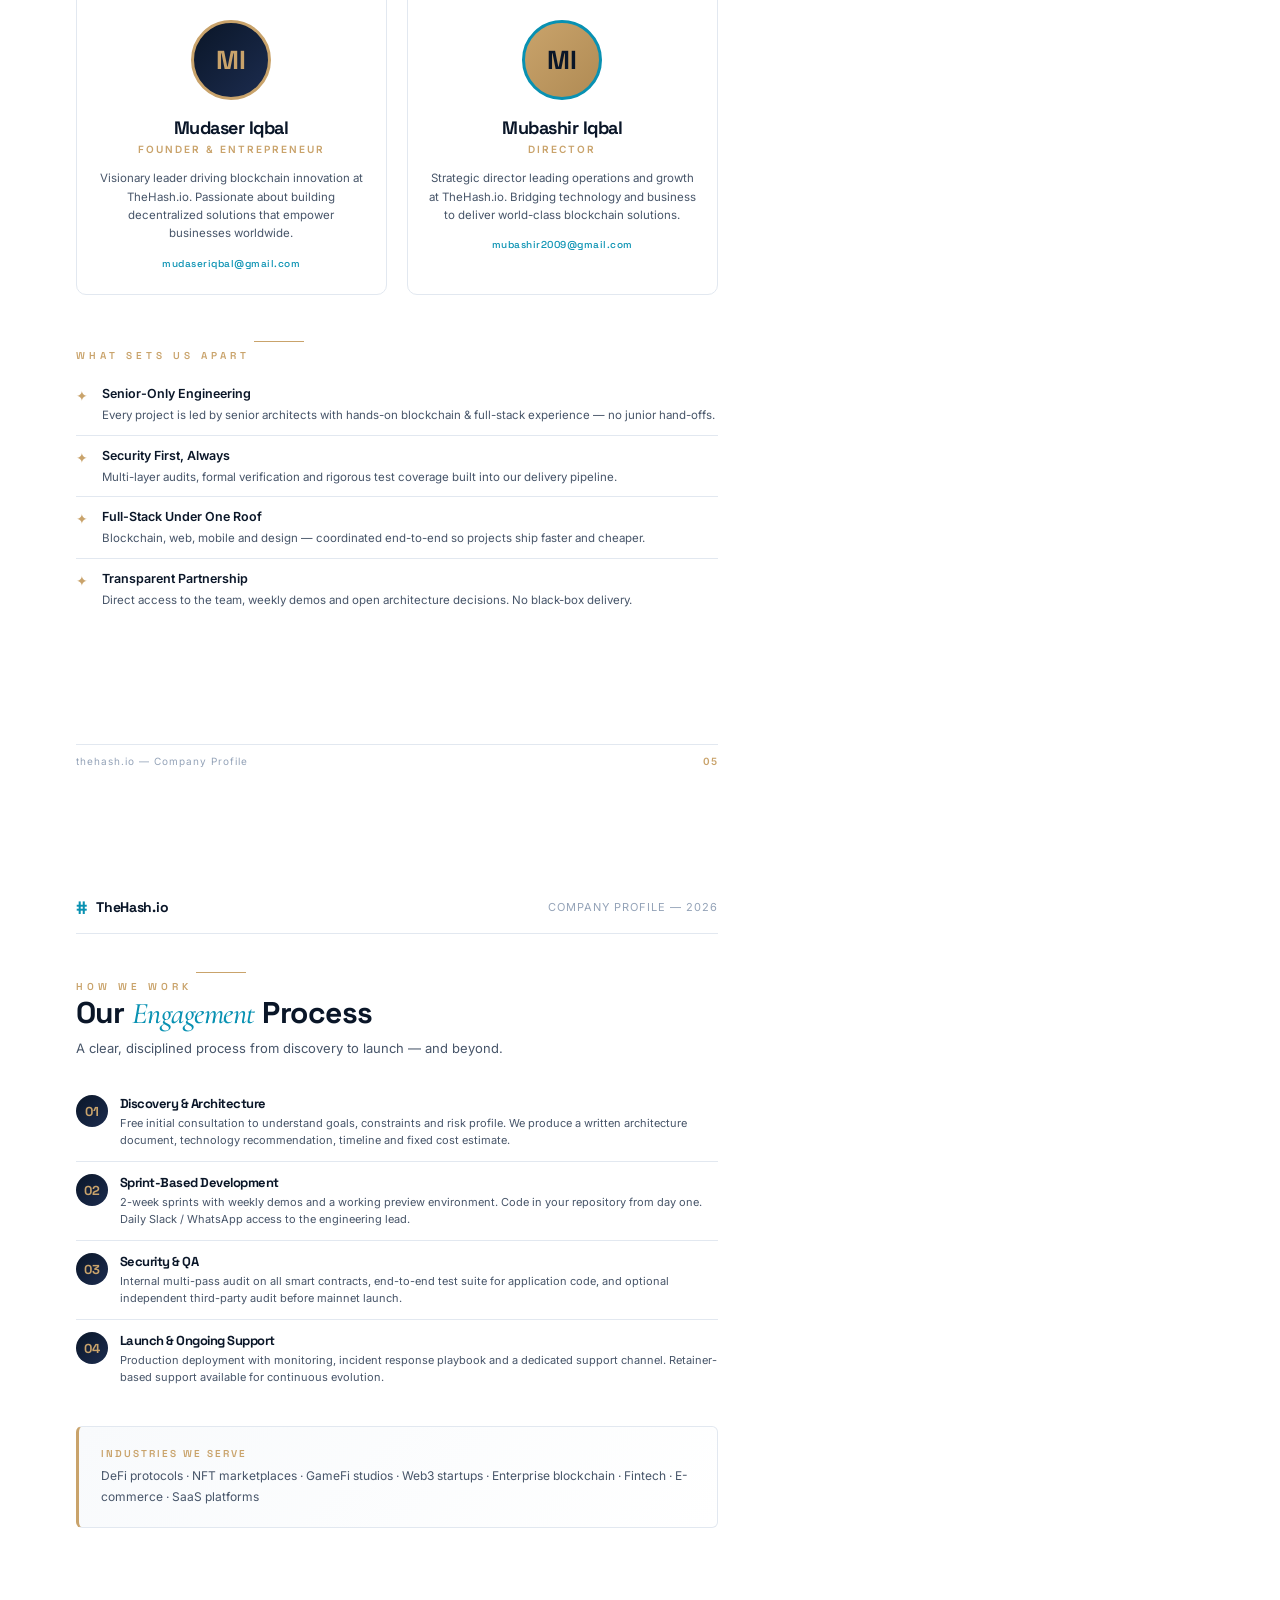
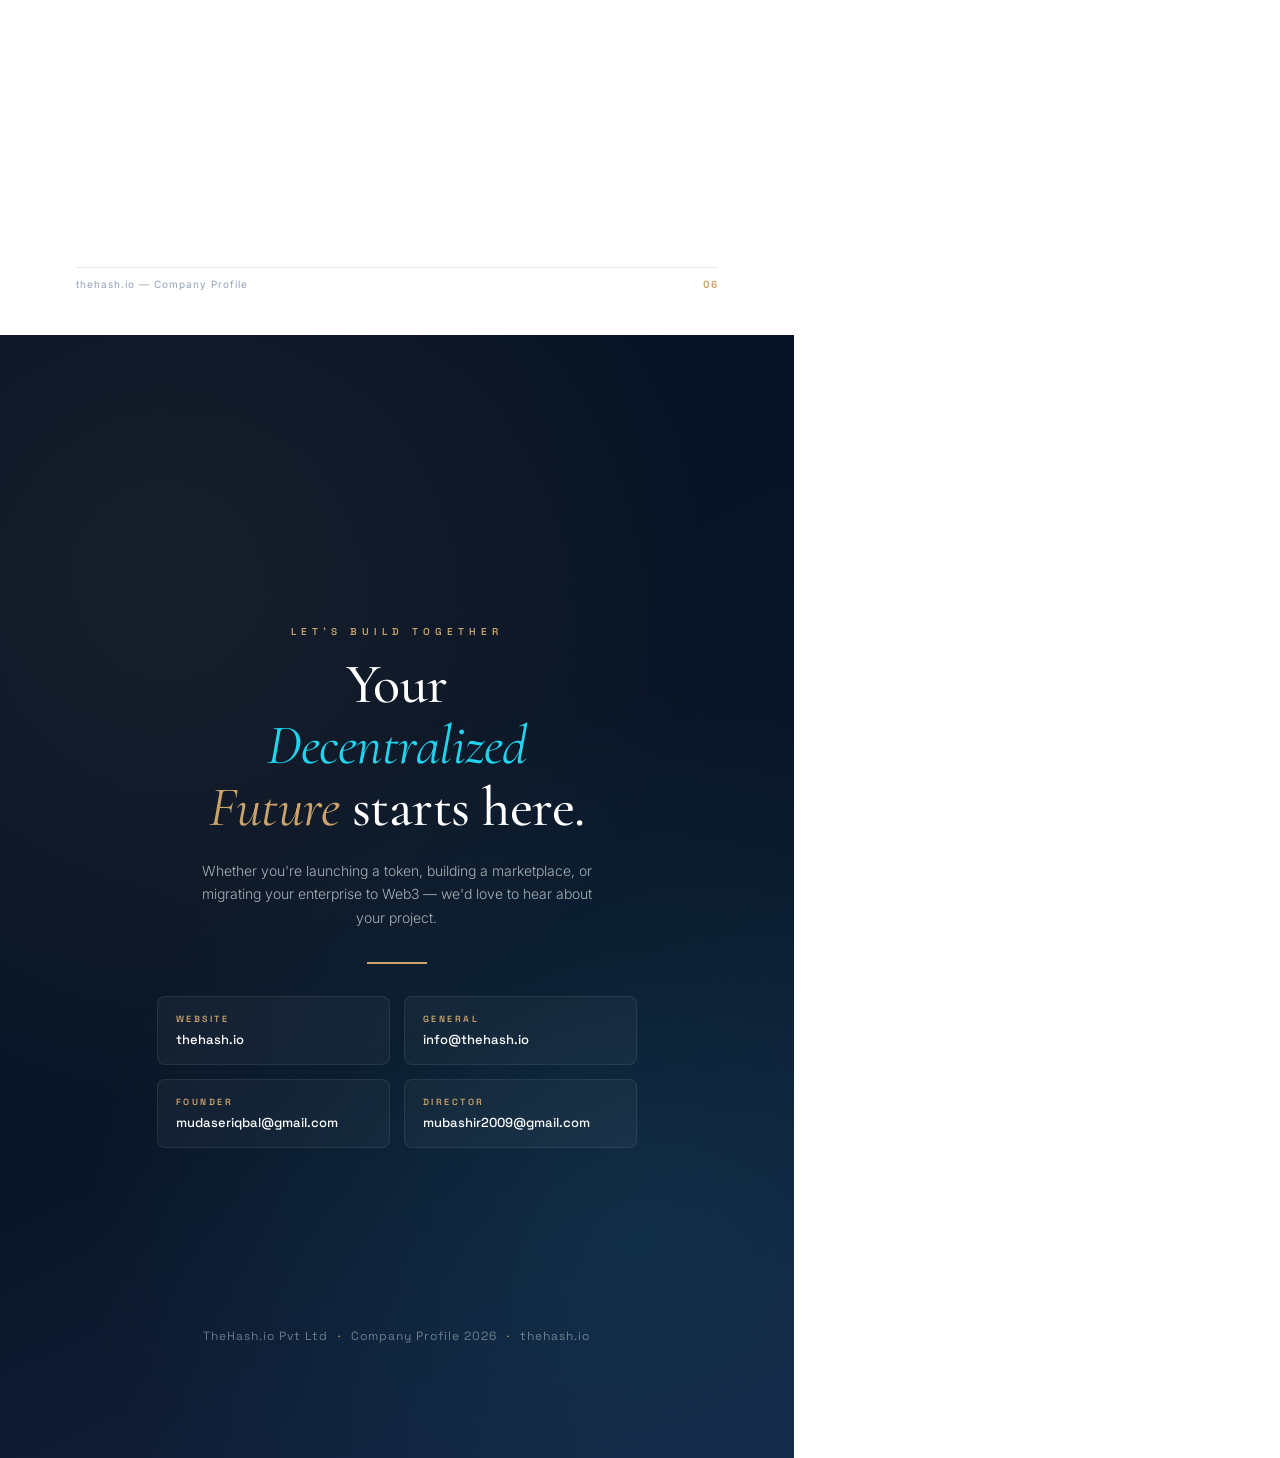
<file: company-profile.html>
<!DOCTYPE html>
<html lang="en">
<head>
    <meta charset="UTF-8">
    <title>TheHash.io — Company Profile 2026</title>
    <link rel="preconnect" href="https://fonts.googleapis.com">
    <link rel="preconnect" href="https://fonts.gstatic.com" crossorigin>
    <link href="https://fonts.googleapis.com/css2?family=Inter:wght@300;400;500;600;700&family=Space+Grotesk:wght@500;600;700&family=Cormorant+Garamond:wght@400;500;600&display=swap" rel="stylesheet">
    <style>
        /* ============ Print / A4 page setup ============ */
        @page {
            size: A4;
            margin: 0;
        }
        * { margin: 0; padding: 0; box-sizing: border-box; }
        html, body {
            font-family: 'Inter', -apple-system, BlinkMacSystemFont, sans-serif;
            color: #1e293b;
            background: #ffffff;
            -webkit-print-color-adjust: exact;
            print-color-adjust: exact;
        }
        .page {
            width: 210mm;
            height: 297mm;
            padding: 22mm 20mm;
            position: relative;
            overflow: hidden;
            page-break-after: always;
            background: #ffffff;
        }
        .page:last-child { page-break-after: auto; }

        /* ============ Color palette ============ */
        :root {
            --navy: #0a1628;
            --navy-2: #142242;
            --navy-3: #1c2c4f;
            --cyan: #22d3ee;
            --cyan-deep: #0891b2;
            --gold: #c9a36b;
            --gold-soft: #d8c19a;
            --text: #1e293b;
            --text-mid: #475569;
            --text-light: #94a3b8;
            --border: #e2e8f0;
            --bg-soft: #f8fafc;
        }

        /* ============ Reusable typography ============ */
        h1, h2, h3, h4 { font-family: 'Space Grotesk', sans-serif; letter-spacing: -0.5px; }
        .serif { font-family: 'Cormorant Garamond', serif; font-weight: 500; letter-spacing: 0.5px; }
        .eyebrow {
            font-family: 'Space Grotesk', sans-serif;
            font-size: 10px;
            font-weight: 600;
            letter-spacing: 4px;
            text-transform: uppercase;
            color: var(--gold);
        }
        .gold-line {
            display: inline-block;
            width: 50px;
            height: 1.5px;
            background: var(--gold);
            margin: 12px 0 16px;
        }
        .section-title {
            font-size: 30px;
            font-weight: 700;
            color: var(--navy);
            margin-bottom: 6px;
        }
        .section-subtitle {
            font-size: 13px;
            color: var(--text-mid);
            font-weight: 400;
            line-height: 1.6;
        }

        /* ============ Page header / footer (subtle branding on every page) ============ */
        .page-header {
            display: flex;
            justify-content: space-between;
            align-items: center;
            margin-bottom: 26px;
            padding-bottom: 14px;
            border-bottom: 1px solid var(--border);
        }
        .page-header-brand {
            display: flex; align-items: center; gap: 10px;
            font-family: 'Space Grotesk', sans-serif;
            font-weight: 700; font-size: 14px;
            color: var(--navy);
            letter-spacing: -0.3px;
        }
        .page-header-brand .hash-mark {
            color: var(--cyan-deep);
            font-size: 18px;
        }
        .page-footer {
            position: absolute;
            bottom: 12mm;
            left: 20mm;
            right: 20mm;
            display: flex;
            justify-content: space-between;
            align-items: center;
            font-size: 10px;
            color: var(--text-light);
            letter-spacing: 1px;
            padding-top: 10px;
            border-top: 1px solid var(--border);
        }
        .page-footer-number { color: var(--gold); font-weight: 600; }

        /* ============ COVER PAGE ============ */
        .cover {
            background: linear-gradient(155deg, #061224 0%, #0a1628 50%, #142242 100%);
            color: #ffffff;
            display: flex;
            flex-direction: column;
            padding: 28mm 22mm;
            position: relative;
        }
        .cover::before {
            content: '';
            position: absolute;
            inset: 0;
            background:
                radial-gradient(circle at 20% 80%, rgba(34, 211, 238, 0.12), transparent 50%),
                radial-gradient(circle at 80% 20%, rgba(201, 163, 107, 0.10), transparent 50%);
            pointer-events: none;
        }
        /* Hexagon decoration pattern */
        .cover-deco {
            position: absolute;
            right: -60px;
            top: 40%;
            width: 280px;
            height: 280px;
            opacity: 0.15;
        }
        .cover-top {
            display: flex;
            justify-content: space-between;
            align-items: flex-start;
            position: relative;
            z-index: 2;
        }
        .cover-logo {
            display: flex;
            align-items: center;
            gap: 14px;
        }
        .cover-logo-mark {
            width: 56px;
            height: 56px;
            background: linear-gradient(135deg, var(--cyan) 0%, #3b82f6 100%);
            border-radius: 14px;
            display: flex;
            align-items: center;
            justify-content: center;
            font-family: 'Space Grotesk', sans-serif;
            font-size: 28px;
            font-weight: 700;
            color: #061224;
            box-shadow: 0 8px 24px rgba(34, 211, 238, 0.3);
        }
        .cover-logo-text {
            font-family: 'Space Grotesk', sans-serif;
            font-size: 18px;
            font-weight: 700;
            letter-spacing: -0.3px;
        }
        .cover-logo-text small { display: block; font-size: 10px; color: var(--gold-soft); letter-spacing: 3px; margin-top: 2px; text-transform: uppercase; font-weight: 400; }
        .cover-year {
            font-family: 'Cormorant Garamond', serif;
            font-size: 40px;
            font-weight: 500;
            color: var(--gold);
            letter-spacing: 2px;
        }
        .cover-main {
            margin-top: auto;
            margin-bottom: auto;
            position: relative;
            z-index: 2;
        }
        .cover-eyebrow {
            font-family: 'Space Grotesk', sans-serif;
            font-size: 11px;
            letter-spacing: 6px;
            color: var(--gold);
            font-weight: 600;
            text-transform: uppercase;
            margin-bottom: 18px;
            display: block;
        }
        .cover-title {
            font-family: 'Cormorant Garamond', serif;
            font-size: 78px;
            line-height: 1.05;
            font-weight: 500;
            margin-bottom: 18px;
            letter-spacing: -1px;
        }
        .cover-title .accent {
            color: var(--cyan);
            font-style: italic;
            font-weight: 400;
        }
        .cover-title .gold {
            color: var(--gold);
            font-style: italic;
            font-weight: 400;
        }
        .cover-tagline {
            font-size: 14px;
            line-height: 1.8;
            color: rgba(255, 255, 255, 0.7);
            max-width: 380px;
            font-weight: 300;
        }
        .cover-divider {
            width: 60px;
            height: 2px;
            background: var(--gold);
            margin: 22px 0;
        }
        .cover-bottom {
            position: relative;
            z-index: 2;
            display: flex;
            justify-content: space-between;
            align-items: flex-end;
        }
        .cover-meta {
            font-size: 11px;
            color: rgba(255, 255, 255, 0.5);
            letter-spacing: 1px;
            text-transform: uppercase;
        }
        .cover-meta strong { color: var(--gold); display: block; font-size: 14px; margin-top: 4px; letter-spacing: 0.5px; text-transform: none; font-weight: 500; }
        .cover-url {
            font-family: 'Space Grotesk', sans-serif;
            font-size: 14px;
            color: var(--cyan);
            letter-spacing: 1px;
        }

        /* ============ ABOUT PAGE ============ */
        .about-hero {
            margin-bottom: 32px;
        }
        .about-quote {
            margin-top: 26px;
            padding: 24px 28px;
            background: var(--bg-soft);
            border-left: 3px solid var(--gold);
            border-radius: 0 8px 8px 0;
            font-family: 'Cormorant Garamond', serif;
            font-size: 17px;
            line-height: 1.6;
            color: var(--navy);
            font-style: italic;
        }
        .about-quote .quote-mark {
            font-size: 38px;
            color: var(--gold);
            line-height: 0.5;
            margin-right: 4px;
            vertical-align: -8px;
        }
        .pillars {
            margin-top: 30px;
            display: grid;
            grid-template-columns: 1fr 1fr;
            gap: 18px;
        }
        .pillar {
            padding: 20px;
            background: #ffffff;
            border: 1px solid var(--border);
            border-top: 3px solid var(--cyan-deep);
            border-radius: 6px;
        }
        .pillar.gold { border-top-color: var(--gold); }
        .pillar h4 {
            font-size: 13px;
            font-weight: 700;
            color: var(--cyan-deep);
            letter-spacing: 1.5px;
            text-transform: uppercase;
            margin-bottom: 8px;
        }
        .pillar.gold h4 { color: var(--gold); }
        .pillar p {
            font-size: 12px;
            line-height: 1.7;
            color: var(--text-mid);
        }
        .pillar h3 {
            font-size: 19px;
            font-weight: 600;
            color: var(--navy);
            margin-bottom: 10px;
        }

        /* Stats strip */
        .stats-strip {
            margin-top: 30px;
            padding: 22px 24px;
            background: linear-gradient(135deg, #0a1628 0%, #142242 100%);
            border-radius: 8px;
            display: grid;
            grid-template-columns: repeat(4, 1fr);
            gap: 16px;
            color: white;
        }
        .stat {
            text-align: center;
            position: relative;
        }
        .stat:not(:last-child)::after {
            content: '';
            position: absolute;
            right: -8px;
            top: 10%;
            bottom: 10%;
            width: 1px;
            background: rgba(255, 255, 255, 0.1);
        }
        .stat-num {
            font-family: 'Space Grotesk', sans-serif;
            font-size: 28px;
            font-weight: 700;
            background: linear-gradient(135deg, var(--cyan), #93c5fd);
            -webkit-background-clip: text;
            background-clip: text;
            -webkit-text-fill-color: transparent;
        }
        .stat-label {
            font-size: 10px;
            letter-spacing: 1.5px;
            text-transform: uppercase;
            color: rgba(255, 255, 255, 0.55);
            margin-top: 4px;
            font-weight: 500;
        }

        /* ============ SERVICES PAGE ============ */
        .services-grid {
            margin-top: 26px;
            display: grid;
            grid-template-columns: 1fr 1fr;
            gap: 14px;
        }
        .svc {
            padding: 16px;
            border: 1px solid var(--border);
            border-radius: 8px;
            background: white;
            display: flex;
            gap: 12px;
            align-items: flex-start;
        }
        .svc-icon {
            flex-shrink: 0;
            width: 38px;
            height: 38px;
            background: linear-gradient(135deg, rgba(34, 211, 238, 0.12), rgba(59, 130, 246, 0.10));
            border: 1px solid rgba(34, 211, 238, 0.25);
            border-radius: 8px;
            display: flex;
            align-items: center;
            justify-content: center;
            color: var(--cyan-deep);
        }
        .svc-icon svg { width: 18px; height: 18px; }
        .svc h4 {
            font-size: 13px;
            font-weight: 700;
            color: var(--navy);
            margin-bottom: 4px;
        }
        .svc p {
            font-size: 10.5px;
            color: var(--text-mid);
            line-height: 1.55;
        }

        /* ============ LEADERSHIP PAGE ============ */
        .leaders {
            margin-top: 30px;
            display: grid;
            grid-template-columns: 1fr 1fr;
            gap: 20px;
        }
        .leader {
            padding: 24px 20px;
            border: 1px solid var(--border);
            border-radius: 10px;
            background: white;
            text-align: center;
            position: relative;
            overflow: hidden;
        }
        .leader::before {
            content: '';
            position: absolute;
            top: 0; left: 0; right: 0;
            height: 4px;
            background: linear-gradient(90deg, var(--cyan-deep), var(--gold));
        }
        .leader-avatar {
            width: 80px;
            height: 80px;
            margin: 8px auto 16px;
            background: linear-gradient(135deg, var(--navy) 0%, var(--navy-3) 100%);
            border-radius: 50%;
            display: flex;
            align-items: center;
            justify-content: center;
            font-family: 'Space Grotesk', sans-serif;
            font-size: 26px;
            font-weight: 700;
            color: var(--gold);
            border: 3px solid var(--gold);
        }
        .leader.gold-frame .leader-avatar {
            background: linear-gradient(135deg, var(--gold) 0%, #b08b54 100%);
            color: var(--navy);
            border-color: var(--cyan-deep);
        }
        .leader h3 {
            font-size: 18px;
            color: var(--navy);
            margin-bottom: 4px;
        }
        .leader-role {
            font-size: 10px;
            font-weight: 600;
            letter-spacing: 2px;
            text-transform: uppercase;
            color: var(--gold);
            margin-bottom: 14px;
        }
        .leader-bio {
            font-size: 11.5px;
            color: var(--text-mid);
            line-height: 1.6;
            margin-bottom: 14px;
        }
        .leader-contact {
            font-size: 10px;
            color: var(--cyan-deep);
            font-family: 'Space Grotesk', sans-serif;
            font-weight: 500;
            letter-spacing: 0.5px;
        }

        /* ============ TECH / PROCESS PAGE ============ */
        .two-col {
            display: grid;
            grid-template-columns: 1fr 1fr;
            gap: 30px;
            margin-top: 26px;
        }
        .col h3 {
            font-size: 16px;
            color: var(--navy);
            margin-bottom: 4px;
        }
        .col-eyebrow {
            font-size: 9px;
            font-weight: 600;
            letter-spacing: 3px;
            text-transform: uppercase;
            color: var(--gold);
            margin-bottom: 6px;
        }
        .col-divider {
            width: 30px;
            height: 1.5px;
            background: var(--gold);
            margin: 8px 0 14px;
        }

        .why-list {
            list-style: none;
            margin-top: 12px;
        }
        .why-list li {
            font-size: 11.5px;
            color: var(--text-mid);
            line-height: 1.6;
            padding: 10px 0 10px 26px;
            position: relative;
            border-bottom: 1px solid var(--border);
        }
        .why-list li:last-child { border-bottom: 0; }
        .why-list li::before {
            content: '✦';
            position: absolute;
            left: 0;
            top: 11px;
            color: var(--gold);
            font-size: 14px;
        }
        .why-list li strong {
            color: var(--navy);
            font-weight: 600;
            display: block;
            margin-bottom: 2px;
            font-size: 12.5px;
        }

        .process {
            margin-top: 12px;
        }
        .step {
            display: flex;
            gap: 12px;
            align-items: flex-start;
            padding: 12px 0;
            border-bottom: 1px solid var(--border);
        }
        .step:last-child { border-bottom: 0; }
        .step-num {
            flex-shrink: 0;
            width: 32px;
            height: 32px;
            background: linear-gradient(135deg, var(--navy), var(--navy-3));
            border-radius: 50%;
            display: flex;
            align-items: center;
            justify-content: center;
            color: var(--gold);
            font-family: 'Space Grotesk', sans-serif;
            font-weight: 700;
            font-size: 13px;
        }
        .step-content h4 {
            font-size: 13px;
            color: var(--navy);
            margin-bottom: 3px;
        }
        .step-content p {
            font-size: 11px;
            color: var(--text-mid);
            line-height: 1.55;
        }

        .tech-chips {
            margin-top: 26px;
            padding: 18px;
            background: var(--bg-soft);
            border-radius: 8px;
        }
        .tech-chips h4 {
            font-size: 11px;
            font-weight: 600;
            letter-spacing: 2px;
            text-transform: uppercase;
            color: var(--gold);
            margin-bottom: 10px;
        }
        .chip-row {
            display: flex;
            flex-wrap: wrap;
            gap: 6px;
            margin-bottom: 8px;
        }
        .chip {
            font-size: 10.5px;
            padding: 4px 10px;
            background: white;
            border: 1px solid var(--border);
            border-radius: 999px;
            color: var(--navy);
            font-weight: 500;
        }
        .chip.accent { background: var(--navy); color: var(--cyan); border-color: var(--navy); }

        /* ============ CONTACT / BACK COVER ============ */
        .back-cover {
            background: linear-gradient(155deg, #061224 0%, #0a1628 60%, #142242 100%);
            color: white;
            display: flex;
            flex-direction: column;
            justify-content: space-between;
            padding: 30mm 22mm;
            position: relative;
        }
        .back-cover::before {
            content: '';
            position: absolute;
            inset: 0;
            background:
                radial-gradient(circle at 80% 80%, rgba(34, 211, 238, 0.10), transparent 50%),
                radial-gradient(circle at 20% 20%, rgba(201, 163, 107, 0.08), transparent 50%);
            pointer-events: none;
        }
        .back-main {
            position: relative; z-index: 2;
            text-align: center;
            margin: auto 0;
        }
        .back-eyebrow {
            font-family: 'Space Grotesk', sans-serif;
            font-size: 10px;
            letter-spacing: 5px;
            color: var(--gold);
            font-weight: 600;
            text-transform: uppercase;
            margin-bottom: 16px;
        }
        .back-title {
            font-family: 'Cormorant Garamond', serif;
            font-size: 56px;
            line-height: 1.1;
            font-weight: 500;
            margin-bottom: 20px;
            letter-spacing: -0.5px;
        }
        .back-title .gold { color: var(--gold); font-style: italic; font-weight: 400; }
        .back-title .cyan { color: var(--cyan); font-style: italic; font-weight: 400; }
        .back-sub {
            font-size: 14px;
            line-height: 1.7;
            color: rgba(255, 255, 255, 0.65);
            max-width: 420px;
            margin: 0 auto 32px;
            font-weight: 300;
        }
        .back-divider {
            width: 60px;
            height: 2px;
            background: var(--gold);
            margin: 0 auto 32px;
        }
        .back-contact-grid {
            display: grid;
            grid-template-columns: 1fr 1fr;
            gap: 14px;
            max-width: 480px;
            margin: 0 auto;
        }
        .back-contact-card {
            padding: 16px 18px;
            background: rgba(255, 255, 255, 0.04);
            border: 1px solid rgba(255, 255, 255, 0.08);
            border-radius: 8px;
            text-align: left;
        }
        .back-contact-label {
            font-size: 9px;
            color: var(--gold);
            letter-spacing: 2.5px;
            text-transform: uppercase;
            font-weight: 600;
            margin-bottom: 6px;
            font-family: 'Space Grotesk', sans-serif;
        }
        .back-contact-value {
            font-family: 'Space Grotesk', sans-serif;
            font-size: 13px;
            color: white;
            font-weight: 500;
        }
        .back-bottom {
            position: relative; z-index: 2;
            text-align: center;
        }
        .back-bottom-brand {
            display: inline-flex;
            align-items: center;
            gap: 10px;
            font-family: 'Space Grotesk', sans-serif;
            font-size: 12px;
            color: rgba(255, 255, 255, 0.4);
            letter-spacing: 1px;
        }
        .back-bottom-brand .dot {
            color: var(--gold);
        }
    </style>
</head>
<body>

<!-- ============ PAGE 1: COVER ============ -->
<section class="page cover">
    <div class="cover-top">
        <div class="cover-logo">
            <div class="cover-logo-mark">#</div>
            <div class="cover-logo-text">
                TheHash.io
                <small>Pvt Ltd</small>
            </div>
        </div>
        <div class="cover-year">2026</div>
    </div>

    <svg class="cover-deco" viewBox="0 0 200 200" fill="none">
        <polygon points="100,10 173,55 173,145 100,190 27,145 27,55" stroke="#22d3ee" stroke-width="1" fill="none"/>
        <polygon points="100,40 146,67 146,123 100,150 54,123 54,67" stroke="#c9a36b" stroke-width="1" fill="none"/>
        <polygon points="100,70 119,80 119,110 100,120 81,110 81,80" stroke="#22d3ee" stroke-width="1" fill="none"/>
        <circle cx="100" cy="95" r="4" fill="#c9a36b"/>
    </svg>

    <div class="cover-main">
        <span class="cover-eyebrow">Company Profile</span>
        <h1 class="cover-title">
            Building the<br>
            <span class="accent">Decentralized</span><br>
            <span class="gold">Future.</span>
        </h1>
        <div class="cover-divider"></div>
        <p class="cover-tagline">
            Blockchain platforms, smart contracts, modern web &amp; mobile applications — engineered for the future of digital business.
        </p>
    </div>

    <div class="cover-bottom">
        <div class="cover-meta">
            Prepared by
            <strong>TheHash.io Pvt Ltd</strong>
        </div>
        <div class="cover-url">thehash.io</div>
    </div>
</section>

<!-- ============ PAGE 2: ABOUT ============ -->
<section class="page">
    <div class="page-header">
        <div class="page-header-brand"><span class="hash-mark">#</span> TheHash.io</div>
        <div style="font-size:11px; color:var(--text-light); letter-spacing:1px;">COMPANY PROFILE — 2026</div>
    </div>

    <div class="about-hero">
        <span class="eyebrow">About Us</span>
        <span class="gold-line"></span>
        <h2 class="section-title">Powering the <em style="font-family:'Cormorant Garamond', serif; font-weight:500; color:var(--cyan-deep);">Digital</em> Future</h2>
        <p class="section-subtitle">
            TheHash.io is a full-service technology company delivering blockchain platforms, smart contracts, modern websites and mobile applications. We bridge the gap between traditional business and Web3 innovation through production-grade engineering, secure architectures, and a relentless focus on quality.
        </p>
    </div>

    <div class="about-quote">
        <span class="quote-mark">"</span>
        We believe blockchain is more than a technology trend — it is the foundation of how trust, value, and ownership will move across the internet for the next century. Our work is to make that future production-ready, today.
    </div>

    <div class="pillars">
        <div class="pillar">
            <h4>Our Vision</h4>
            <h3>An open, programmable economy.</h3>
            <p>To accelerate the adoption of decentralized technology by building secure, beautifully-engineered products that businesses and users can actually rely on.</p>
        </div>
        <div class="pillar gold">
            <h4>Our Mission</h4>
            <h3>Engineering that scales globally.</h3>
            <p>To partner with founders and enterprises to ship blockchain platforms, web applications, and mobile products that are secure by design and built to last.</p>
        </div>
    </div>

    <div class="stats-strip">
        <div class="stat">
            <div class="stat-num">150+</div>
            <div class="stat-label">Smart Contracts</div>
        </div>
        <div class="stat">
            <div class="stat-num">50+</div>
            <div class="stat-label">Global Clients</div>
        </div>
        <div class="stat">
            <div class="stat-num">99%</div>
            <div class="stat-label">Security Score</div>
        </div>
        <div class="stat">
            <div class="stat-num">24/7</div>
            <div class="stat-label">Expert Support</div>
        </div>
    </div>

    <div class="page-footer">
        <span>thehash.io — Company Profile</span>
        <span class="page-footer-number">02</span>
    </div>
</section>

<!-- ============ PAGE 3: SERVICES (PART 1) ============ -->
<section class="page">
    <div class="page-header">
        <div class="page-header-brand"><span class="hash-mark">#</span> TheHash.io</div>
        <div style="font-size:11px; color:var(--text-light); letter-spacing:1px;">COMPANY PROFILE — 2026</div>
    </div>

    <span class="eyebrow">What We Deliver</span>
    <span class="gold-line"></span>
    <h2 class="section-title">Our <em style="font-family:'Cormorant Garamond', serif; font-weight:500; color:var(--cyan-deep);">Services</em></h2>
    <p class="section-subtitle">End-to-end blockchain, web and mobile solutions tailored to your business needs.</p>

    <div class="services-grid">
        <div class="svc">
            <div class="svc-icon">
                <svg viewBox="0 0 24 24" fill="none" stroke="currentColor" stroke-width="2"><rect x="4" y="4" width="16" height="16" rx="2"/><path d="M8 12h8M12 8v8"/></svg>
            </div>
            <div>
                <h4>Smart Contract Development</h4>
                <p>Custom-built, gas-optimized contracts on Solidity, Rust and Move with comprehensive test coverage.</p>
            </div>
        </div>

        <div class="svc">
            <div class="svc-icon">
                <svg viewBox="0 0 24 24" fill="none" stroke="currentColor" stroke-width="2"><path d="M12 2L4 6v6c0 5 3.5 9.5 8 10 4.5-.5 8-5 8-10V6l-8-4z"/><path d="M9 12l2 2 4-4"/></svg>
            </div>
            <div>
                <h4>Solidity Development</h4>
                <p>Expert Solidity engineering across all EVM chains — Ethereum, BSC, Polygon, Arbitrum, Base.</p>
            </div>
        </div>

        <div class="svc">
            <div class="svc-icon">
                <svg viewBox="0 0 24 24" fill="none" stroke="currentColor" stroke-width="2"><path d="M12 3L4 7v5c0 5 4 8 8 9 4-1 8-4 8-9V7l-8-4z"/></svg>
            </div>
            <div>
                <h4>Security Audits</h4>
                <p>Rigorous manual and automated audits to protect contracts from vulnerabilities and exploits.</p>
            </div>
        </div>

        <div class="svc">
            <div class="svc-icon">
                <svg viewBox="0 0 24 24" fill="none" stroke="currentColor" stroke-width="2"><circle cx="12" cy="12" r="9"/><path d="M3 12h18M12 3a14 14 0 010 18M12 3a14 14 0 000 18"/></svg>
            </div>
            <div>
                <h4>DApp Development</h4>
                <p>Full-stack decentralized applications with seamless Web3 wallet integrations and intuitive UX.</p>
            </div>
        </div>

        <div class="svc">
            <div class="svc-icon">
                <svg viewBox="0 0 24 24" fill="none" stroke="currentColor" stroke-width="2"><circle cx="12" cy="12" r="3"/><circle cx="5" cy="6" r="2"/><circle cx="19" cy="6" r="2"/><circle cx="5" cy="18" r="2"/><circle cx="19" cy="18" r="2"/><path d="M6.5 7l4 3.5M17.5 7l-4 3.5M6.5 17l4-3.5M17.5 17l-4-3.5"/></svg>
            </div>
            <div>
                <h4>DeFi Solutions</h4>
                <p>DEXs, AMMs, lending and yield protocols, cross-chain bridges — production-grade DeFi infrastructure.</p>
            </div>
        </div>

        <div class="svc">
            <div class="svc-icon">
                <svg viewBox="0 0 24 24" fill="none" stroke="currentColor" stroke-width="2"><rect x="3" y="5" width="18" height="14" rx="2"/><path d="M3 9h18M7 14h3M12 14h5"/></svg>
            </div>
            <div>
                <h4>NFT Marketplaces</h4>
                <p>Scalable NFT platforms with minting, royalties, lazy minting and multi-chain support.</p>
            </div>
        </div>
    </div>

    <div class="page-footer">
        <span>thehash.io — Company Profile</span>
        <span class="page-footer-number">03</span>
    </div>
</section>

<!-- ============ PAGE 4: SERVICES (PART 2) + TECH STACK ============ -->
<section class="page">
    <div class="page-header">
        <div class="page-header-brand"><span class="hash-mark">#</span> TheHash.io</div>
        <div style="font-size:11px; color:var(--text-light); letter-spacing:1px;">COMPANY PROFILE — 2026</div>
    </div>

    <span class="eyebrow">Beyond Blockchain</span>
    <span class="gold-line"></span>
    <h2 class="section-title">Full-Stack <em style="font-family:'Cormorant Garamond', serif; font-weight:500; color:var(--cyan-deep);">Capabilities</em></h2>
    <p class="section-subtitle">Web, mobile and design — engineered under one roof.</p>

    <div class="services-grid">
        <div class="svc">
            <div class="svc-icon">
                <svg viewBox="0 0 24 24" fill="none" stroke="currentColor" stroke-width="2"><circle cx="12" cy="12" r="9"/><path d="M12 3v18M3 12c4-4 14-4 18 0M3 12c4 4 14 4 18 0"/></svg>
            </div>
            <div>
                <h4>Blockchain Consulting</h4>
                <p>Strategic Web3 roadmaps, tokenomics design, architecture planning and compliance guidance.</p>
            </div>
        </div>

        <div class="svc">
            <div class="svc-icon">
                <svg viewBox="0 0 24 24" fill="none" stroke="currentColor" stroke-width="2"><rect x="3" y="4" width="18" height="14" rx="2"/><path d="M3 8h18M9 22h6M12 18v4"/></svg>
            </div>
            <div>
                <h4>Web Development</h4>
                <p>High-performance websites &amp; web platforms built with React, Next.js, Vue — optimized for speed &amp; SEO.</p>
            </div>
        </div>

        <div class="svc">
            <div class="svc-icon">
                <svg viewBox="0 0 24 24" fill="none" stroke="currentColor" stroke-width="2"><rect x="7" y="2" width="10" height="20" rx="2"/><path d="M11 19h2"/></svg>
            </div>
            <div>
                <h4>Mobile App Development</h4>
                <p>Native &amp; cross-platform iOS / Android apps with React Native and Flutter — App Store deployment included.</p>
            </div>
        </div>

        <div class="svc">
            <div class="svc-icon">
                <svg viewBox="0 0 24 24" fill="none" stroke="currentColor" stroke-width="2"><path d="M6 4l12 8-6 2-2 6L6 4z"/></svg>
            </div>
            <div>
                <h4>UI / UX Design</h4>
                <p>Beautiful, intuitive interfaces — user research, wireframing, prototyping and brand identity.</p>
            </div>
        </div>
    </div>

    <div class="tech-chips">
        <h4>Our Tech Stack</h4>
        <div class="chip-row">
            <span class="chip accent">Solidity</span>
            <span class="chip accent">Rust</span>
            <span class="chip accent">Move</span>
            <span class="chip">Hardhat</span>
            <span class="chip">Foundry</span>
            <span class="chip">OpenZeppelin</span>
            <span class="chip">Ethers.js</span>
            <span class="chip">Web3.js</span>
        </div>
        <div class="chip-row">
            <span class="chip">React</span>
            <span class="chip">Next.js</span>
            <span class="chip">Vue.js</span>
            <span class="chip">Node.js</span>
            <span class="chip">TypeScript</span>
            <span class="chip">React Native</span>
            <span class="chip">Flutter</span>
            <span class="chip">Swift</span>
            <span class="chip">Kotlin</span>
        </div>
        <div class="chip-row">
            <span class="chip">Ethereum</span>
            <span class="chip">Polygon</span>
            <span class="chip">BSC</span>
            <span class="chip">Arbitrum</span>
            <span class="chip">Base</span>
            <span class="chip">Solana</span>
            <span class="chip">IPFS</span>
            <span class="chip">The Graph</span>
        </div>
    </div>

    <div class="page-footer">
        <span>thehash.io — Company Profile</span>
        <span class="page-footer-number">04</span>
    </div>
</section>

<!-- ============ PAGE 5: LEADERSHIP ============ -->
<section class="page">
    <div class="page-header">
        <div class="page-header-brand"><span class="hash-mark">#</span> TheHash.io</div>
        <div style="font-size:11px; color:var(--text-light); letter-spacing:1px;">COMPANY PROFILE — 2026</div>
    </div>

    <span class="eyebrow">Leadership</span>
    <span class="gold-line"></span>
    <h2 class="section-title">Built by <em style="font-family:'Cormorant Garamond', serif; font-weight:500; color:var(--cyan-deep);">Visionaries</em></h2>
    <p class="section-subtitle">A senior team with deep expertise across blockchain architecture, full-stack engineering and product design.</p>

    <div class="leaders">
        <div class="leader">
            <div class="leader-avatar">MI</div>
            <h3>Mudaser Iqbal</h3>
            <div class="leader-role">Founder &amp; Entrepreneur</div>
            <p class="leader-bio">
                Visionary leader driving blockchain innovation at TheHash.io. Passionate about building decentralized solutions that empower businesses worldwide.
            </p>
            <div class="leader-contact">mudaseriqbal@gmail.com</div>
        </div>

        <div class="leader gold-frame">
            <div class="leader-avatar">MI</div>
            <h3>Mubashir Iqbal</h3>
            <div class="leader-role">Director</div>
            <p class="leader-bio">
                Strategic director leading operations and growth at TheHash.io. Bridging technology and business to deliver world-class blockchain solutions.
            </p>
            <div class="leader-contact">mubashir2009@gmail.com</div>
        </div>
    </div>

    <div style="margin-top:34px;">
        <span class="eyebrow">What Sets Us Apart</span>
        <span class="gold-line"></span>
        <ul class="why-list">
            <li>
                <strong>Senior-Only Engineering</strong>
                Every project is led by senior architects with hands-on blockchain &amp; full-stack experience — no junior hand-offs.
            </li>
            <li>
                <strong>Security First, Always</strong>
                Multi-layer audits, formal verification and rigorous test coverage built into our delivery pipeline.
            </li>
            <li>
                <strong>Full-Stack Under One Roof</strong>
                Blockchain, web, mobile and design — coordinated end-to-end so projects ship faster and cheaper.
            </li>
            <li>
                <strong>Transparent Partnership</strong>
                Direct access to the team, weekly demos and open architecture decisions. No black-box delivery.
            </li>
        </ul>
    </div>

    <div class="page-footer">
        <span>thehash.io — Company Profile</span>
        <span class="page-footer-number">05</span>
    </div>
</section>

<!-- ============ PAGE 6: PROCESS ============ -->
<section class="page">
    <div class="page-header">
        <div class="page-header-brand"><span class="hash-mark">#</span> TheHash.io</div>
        <div style="font-size:11px; color:var(--text-light); letter-spacing:1px;">COMPANY PROFILE — 2026</div>
    </div>

    <span class="eyebrow">How We Work</span>
    <span class="gold-line"></span>
    <h2 class="section-title">Our <em style="font-family:'Cormorant Garamond', serif; font-weight:500; color:var(--cyan-deep);">Engagement</em> Process</h2>
    <p class="section-subtitle">A clear, disciplined process from discovery to launch — and beyond.</p>

    <div class="process" style="margin-top:24px;">
        <div class="step">
            <div class="step-num">01</div>
            <div class="step-content">
                <h4>Discovery &amp; Architecture</h4>
                <p>Free initial consultation to understand goals, constraints and risk profile. We produce a written architecture document, technology recommendation, timeline and fixed cost estimate.</p>
            </div>
        </div>
        <div class="step">
            <div class="step-num">02</div>
            <div class="step-content">
                <h4>Sprint-Based Development</h4>
                <p>2-week sprints with weekly demos and a working preview environment. Code in your repository from day one. Daily Slack / WhatsApp access to the engineering lead.</p>
            </div>
        </div>
        <div class="step">
            <div class="step-num">03</div>
            <div class="step-content">
                <h4>Security &amp; QA</h4>
                <p>Internal multi-pass audit on all smart contracts, end-to-end test suite for application code, and optional independent third-party audit before mainnet launch.</p>
            </div>
        </div>
        <div class="step">
            <div class="step-num">04</div>
            <div class="step-content">
                <h4>Launch &amp; Ongoing Support</h4>
                <p>Production deployment with monitoring, incident response playbook and a dedicated support channel. Retainer-based support available for continuous evolution.</p>
            </div>
        </div>
    </div>

    <div style="margin-top:28px; padding:20px 22px; background:linear-gradient(135deg, var(--bg-soft) 0%, #ffffff 100%); border:1px solid var(--border); border-left:3px solid var(--gold); border-radius:6px;">
        <div style="font-family:'Space Grotesk', sans-serif; font-size:10px; font-weight:600; letter-spacing:2px; text-transform:uppercase; color:var(--gold); margin-bottom:6px;">Industries We Serve</div>
        <div style="font-size:12px; color:var(--text-mid); line-height:1.7;">
            DeFi protocols · NFT marketplaces · GameFi studios · Web3 startups · Enterprise blockchain · Fintech · E-commerce · SaaS platforms
        </div>
    </div>

    <div class="page-footer">
        <span>thehash.io — Company Profile</span>
        <span class="page-footer-number">06</span>
    </div>
</section>

<!-- ============ PAGE 7: BACK COVER / CONTACT ============ -->
<section class="page back-cover">
    <div class="back-main">
        <div class="back-eyebrow">Let's Build Together</div>
        <h2 class="back-title">
            Your<br>
            <span class="cyan">Decentralized</span><br>
            <span class="gold">Future</span> starts here.
        </h2>
        <p class="back-sub">
            Whether you're launching a token, building a marketplace, or migrating your enterprise to Web3 — we'd love to hear about your project.
        </p>
        <div class="back-divider"></div>

        <div class="back-contact-grid">
            <div class="back-contact-card">
                <div class="back-contact-label">Website</div>
                <div class="back-contact-value">thehash.io</div>
            </div>
            <div class="back-contact-card">
                <div class="back-contact-label">General</div>
                <div class="back-contact-value">info@thehash.io</div>
            </div>
            <div class="back-contact-card">
                <div class="back-contact-label">Founder</div>
                <div class="back-contact-value">mudaseriqbal@gmail.com</div>
            </div>
            <div class="back-contact-card">
                <div class="back-contact-label">Director</div>
                <div class="back-contact-value">mubashir2009@gmail.com</div>
            </div>
        </div>
    </div>

    <div class="back-bottom">
        <div class="back-bottom-brand">
            TheHash.io Pvt Ltd <span class="dot">·</span> Company Profile 2026 <span class="dot">·</span> thehash.io
        </div>
    </div>
</section>

</body>
</html>
</file>
<file: styles.css>
/* ========== Reset & Base ========== */
*, *::before, *::after {
    margin: 0;
    padding: 0;
    box-sizing: border-box;
}

:root {
    --bg-primary: #000000;
    --bg-secondary: #050505;
    --bg-card: rgba(15, 23, 42, 0.6);
    --bg-navbar: rgba(5, 8, 22, 0.8);
    --text-primary: #ffffff;
    --text-secondary: #94a3b8;
    --text-muted: #64748b;
    --accent-cyan: #22d3ee;
    --accent-purple: #38bdf8;
    --accent-pink: #2563eb;
    --gradient-primary: linear-gradient(135deg, #22d3ee 0%, #2563eb 100%);
    --gradient-secondary: linear-gradient(135deg, #38bdf8 0%, #1d4ed8 100%);
    --gradient-text: linear-gradient(135deg, #67e8f9 0%, #22d3ee 50%, #3b82f6 100%);
    --border-color: rgba(255, 255, 255, 0.08);
    --border-glow: rgba(0, 245, 255, 0.3);
    --shadow-glow: 0 0 40px rgba(0, 245, 255, 0.15);
    --shadow-card: 0 20px 60px rgba(0, 0, 0, 0.5);
    --grid-line: rgba(255, 255, 255, 0.02);
    --input-bg: rgba(255, 255, 255, 0.03);
    --transition: cubic-bezier(0.4, 0, 0.2, 1);
}

[data-theme="light"] {
    --bg-primary: #f6f8fc;
    --bg-secondary: #ffffff;
    --bg-card: rgba(255, 255, 255, 0.7);
    --bg-navbar: rgba(255, 255, 255, 0.85);
    --text-primary: #0f172a;
    --text-secondary: #475569;
    --text-muted: #64748b;
    --accent-cyan: #0891b2;
    --accent-purple: #0284c7;
    --accent-pink: #1d4ed8;
    --gradient-primary: linear-gradient(135deg, #0891b2 0%, #1d4ed8 100%);
    --gradient-secondary: linear-gradient(135deg, #0284c7 0%, #1e40af 100%);
    --gradient-text: linear-gradient(135deg, #0891b2 0%, #0284c7 50%, #1d4ed8 100%);
    --border-color: rgba(15, 23, 42, 0.08);
    --border-glow: rgba(8, 145, 178, 0.4);
    --shadow-glow: 0 10px 40px rgba(37, 99, 235, 0.12);
    --shadow-card: 0 20px 60px rgba(15, 23, 42, 0.08);
    --grid-line: rgba(15, 23, 42, 0.04);
    --input-bg: rgba(15, 23, 42, 0.02);
}

html {
    scroll-behavior: smooth;
    scroll-padding-top: 80px;
}

body {
    font-family: 'Inter', -apple-system, BlinkMacSystemFont, sans-serif;
    background: var(--bg-primary);
    color: var(--text-primary);
    line-height: 1.6;
    overflow-x: hidden;
    min-height: 100vh;
    transition: background-color 0.4s var(--transition), color 0.4s var(--transition);
}

.container {
    max-width: 1280px;
    margin: 0 auto;
    padding: 0 24px;
}

a { color: inherit; text-decoration: none; }
button { font-family: inherit; cursor: pointer; border: none; background: none; color: inherit; }
img { max-width: 100%; display: block; }

/* ========== Animated Background ========== */
.bg-gradient {
    position: fixed;
    inset: 0;
    z-index: -3;
    background: #000000;
}

@keyframes gradientShift {
    0%, 100% { filter: hue-rotate(0deg); }
    50% { filter: hue-rotate(30deg); }
}

.bg-grid {
    position: fixed;
    inset: 0;
    z-index: -2;
    background-image:
        linear-gradient(var(--grid-line) 1px, transparent 1px),
        linear-gradient(90deg, var(--grid-line) 1px, transparent 1px);
    background-size: 60px 60px;
    mask-image: radial-gradient(ellipse at center, black 40%, transparent 80%);
}

[data-theme="light"] .bg-gradient {
    background:
        radial-gradient(circle at 20% 20%, rgba(124, 58, 237, 0.08), transparent 50%),
        radial-gradient(circle at 80% 80%, rgba(8, 145, 178, 0.06), transparent 50%),
        radial-gradient(circle at 50% 50%, rgba(219, 39, 119, 0.04), transparent 70%),
        var(--bg-primary);
    animation: gradientShift 20s ease infinite;
}

#particleCanvas {
    position: fixed;
    inset: 0;
    z-index: -1;
    pointer-events: none;
}

/* ========== Navigation ========== */
.navbar {
    position: fixed;
    top: 0;
    left: 0;
    right: 0;
    z-index: 1000;
    padding: 12px 0;
    transition: all 0.4s var(--transition);
    backdrop-filter: blur(0px);
}

.navbar.scrolled {
    background: var(--bg-navbar);
    backdrop-filter: blur(20px);
    border-bottom: 1px solid var(--border-color);
    padding: 8px 0;
}

.nav-container {
    max-width: 1280px;
    margin: 0 auto;
    padding: 0 24px;
    display: flex;
    align-items: center;
    justify-content: space-between;
}

.logo {
    display: flex;
    align-items: center;
    gap: 12px;
    font-family: 'Space Grotesk', sans-serif;
    font-size: 22px;
    font-weight: 700;
}

.logo-mark {
    height: 84px;
    width: auto;
    display: flex;
    align-items: center;
    justify-content: center;
    filter: drop-shadow(0 0 18px rgba(255, 30, 30, 0.55));
}

.logo-mark svg,
.logo-mark img {
    height: 100%;
    width: auto;
    max-width: 320px;
    object-fit: contain;
    display: block;
}

/* Theme-based logo swap */
.logo-mark .logo-light { display: none; }
[data-theme="light"] .logo-mark .logo-dark { display: none; }
[data-theme="light"] .logo-mark .logo-light { display: block; }
[data-theme="light"] .logo-mark { filter: drop-shadow(0 0 12px rgba(255, 30, 30, 0.25)); }

.navbar.scrolled .logo-mark { height: 70px; transition: height 0.3s ease; }

@keyframes logoFloat {
    0%, 100% { transform: translateY(0) rotate(0); }
    50% { transform: translateY(-3px) rotate(5deg); }
}

.logo-text { color: var(--text-primary); letter-spacing: -0.5px; }
.logo-dot {
    background: var(--gradient-text);
    -webkit-background-clip: text;
    background-clip: text;
    -webkit-text-fill-color: transparent;
}

.nav-links {
    position: relative;
    display: flex;
    align-items: center;
    gap: 2px;
    list-style: none;
    padding: 5px;
    background: linear-gradient(180deg, rgba(255, 255, 255, 0.05), rgba(255, 255, 255, 0.02));
    border: 1px solid rgba(255, 255, 255, 0.08);
    border-radius: 999px;
    backdrop-filter: blur(20px) saturate(180%);
    -webkit-backdrop-filter: blur(20px) saturate(180%);
    box-shadow:
        0 8px 32px rgba(0, 0, 0, 0.4),
        0 1px 0 rgba(255, 255, 255, 0.08) inset,
        0 -1px 0 rgba(0, 0, 0, 0.2) inset;
    isolation: isolate;
}

[data-theme="light"] .nav-links {
    background: linear-gradient(180deg, rgba(255, 255, 255, 0.85), rgba(255, 255, 255, 0.6));
    border: 1px solid rgba(15, 23, 42, 0.06);
    box-shadow:
        0 8px 32px rgba(15, 23, 42, 0.08),
        0 1px 0 rgba(255, 255, 255, 0.9) inset;
}

/* Sliding magnetic indicator */
.nav-indicator {
    position: absolute;
    top: 5px;
    height: calc(100% - 10px);
    border-radius: 999px;
    background: linear-gradient(135deg, rgba(34, 211, 238, 0.18), rgba(59, 130, 246, 0.22));
    border: 1px solid rgba(34, 211, 238, 0.35);
    box-shadow:
        0 4px 18px rgba(34, 211, 238, 0.25),
        0 0 0 1px rgba(34, 211, 238, 0.1),
        inset 0 1px 0 rgba(255, 255, 255, 0.15);
    transition:
        left 0.45s cubic-bezier(0.65, 0, 0.35, 1),
        width 0.45s cubic-bezier(0.65, 0, 0.35, 1),
        opacity 0.3s ease;
    pointer-events: none;
    z-index: 0;
    opacity: 0;
}

.nav-indicator.visible { opacity: 1; }

[data-theme="light"] .nav-indicator {
    background: linear-gradient(135deg, rgba(8, 145, 178, 0.12), rgba(29, 78, 216, 0.14));
    border: 1px solid rgba(8, 145, 178, 0.25);
    box-shadow:
        0 4px 18px rgba(8, 145, 178, 0.18),
        inset 0 1px 0 rgba(255, 255, 255, 0.5);
}

.nav-links li {
    position: relative;
    z-index: 1;
}

.nav-links a {
    position: relative;
    display: inline-flex;
    align-items: center;
    gap: 7px;
    padding: 10px 20px;
    font-size: 14px;
    font-weight: 600;
    letter-spacing: 0.3px;
    color: rgba(255, 255, 255, 0.7);
    border-radius: 999px;
    transition: color 0.3s ease, transform 0.4s cubic-bezier(0.34, 1.56, 0.64, 1);
}

[data-theme="light"] .nav-links a {
    color: #475569;
}

.nav-dot {
    width: 5px;
    height: 5px;
    border-radius: 50%;
    background: currentColor;
    opacity: 0;
    transform: scale(0);
    transition: opacity 0.3s ease, transform 0.4s cubic-bezier(0.34, 1.56, 0.64, 1), background 0.3s ease;
}

.nav-links a:hover {
    color: #ffffff;
}

.nav-links a:hover .nav-dot {
    opacity: 1;
    transform: scale(1);
    background: var(--accent-cyan);
    box-shadow: 0 0 8px var(--accent-cyan);
}

[data-theme="light"] .nav-links a:hover {
    color: #0f172a;
}

.nav-links a.active {
    color: #ffffff;
}

.nav-links a.active .nav-dot {
    opacity: 1;
    transform: scale(1);
    background: var(--accent-cyan);
    box-shadow: 0 0 10px var(--accent-cyan), 0 0 18px rgba(34, 211, 238, 0.5);
}

[data-theme="light"] .nav-links a.active {
    color: #0c4a6e;
}

.nav-cta {
    padding: 10px 22px;
    background: var(--gradient-primary);
    color: white;
    border-radius: 30px;
    font-weight: 600;
    font-size: 14px;
    transition: all 0.3s var(--transition);
    box-shadow: 0 4px 20px rgba(0, 245, 255, 0.3);
}

.nav-cta:hover {
    transform: translateY(-2px);
    box-shadow: 0 6px 30px rgba(0, 245, 255, 0.5);
}

.nav-actions {
    display: flex;
    align-items: center;
    gap: 14px;
}

.theme-toggle {
    width: 42px;
    height: 42px;
    border-radius: 50%;
    background: var(--bg-card);
    border: 1px solid var(--border-color);
    color: var(--text-primary);
    display: flex;
    align-items: center;
    justify-content: center;
    cursor: pointer;
    position: relative;
    transition: all 0.3s var(--transition);
    backdrop-filter: blur(10px);
    overflow: hidden;
}

.theme-toggle:hover {
    border-color: var(--accent-cyan);
    transform: translateY(-2px) rotate(15deg);
    box-shadow: 0 6px 20px var(--shadow-glow);
}

.theme-toggle svg {
    width: 20px;
    height: 20px;
    position: absolute;
    transition: transform 0.5s var(--transition), opacity 0.3s var(--transition);
}

.theme-toggle .icon-sun {
    opacity: 0;
    transform: rotate(-90deg) scale(0.5);
    color: #fbbf24;
}

.theme-toggle .icon-moon {
    opacity: 1;
    transform: rotate(0) scale(1);
}

[data-theme="light"] .theme-toggle .icon-sun {
    opacity: 1;
    transform: rotate(0) scale(1);
}

[data-theme="light"] .theme-toggle .icon-moon {
    opacity: 0;
    transform: rotate(90deg) scale(0.5);
}

.menu-toggle {
    display: none;
    flex-direction: column;
    gap: 5px;
    padding: 8px;
}

.menu-toggle span {
    width: 24px;
    height: 2px;
    background: var(--text-primary);
    transition: all 0.3s;
}

/* ========== Hero Slider ========== */
.hero {
    position: relative;
    height: 100vh;
    min-height: 700px;
    overflow: hidden;
}

.slider {
    position: relative;
    width: 100%;
    height: 100%;
}

.slide {
    position: absolute;
    inset: 0;
    opacity: 0;
    visibility: hidden;
    transition: opacity 1.2s var(--transition), visibility 1.2s;
    display: flex;
    align-items: center;
    justify-content: center;
}

.slide.active {
    opacity: 1;
    visibility: visible;
}

.slide-bg {
    position: absolute;
    inset: 0;
    background-size: cover;
    background-position: center;
    transform: scale(1.1);
    transition: transform 8s linear;
}

.slide.active .slide-bg {
    transform: scale(1);
}

.slide-bg-1 {
    background:
        radial-gradient(circle at 25% 50%, rgba(34, 211, 238, 0.28), transparent 55%),
        radial-gradient(circle at 80% 60%, rgba(14, 165, 233, 0.22), transparent 55%),
        linear-gradient(135deg, #020617 0%, #0a1628 50%, #061224 100%);
}

.slide-bg-1::before {
    content: '';
    position: absolute;
    inset: 0;
    background-image:
        linear-gradient(rgba(0, 245, 255, 0.05) 1px, transparent 1px),
        linear-gradient(90deg, rgba(0, 245, 255, 0.05) 1px, transparent 1px);
    background-size: 80px 80px;
    animation: gridMove 20s linear infinite;
}

.slide-bg-2 {
    background:
        radial-gradient(circle at 50% 25%, rgba(20, 184, 166, 0.28), transparent 60%),
        radial-gradient(circle at 25% 75%, rgba(8, 145, 178, 0.25), transparent 55%),
        linear-gradient(135deg, #051b2e 0%, #0c2840 50%, #03101f 100%);
}

.slide-bg-2::before {
    content: '';
    position: absolute;
    inset: 0;
    background: radial-gradient(circle, rgba(255, 255, 255, 0.03) 1px, transparent 1px);
    background-size: 30px 30px;
    animation: dotPulse 4s ease-in-out infinite;
}

.slide-bg-3 {
    background:
        radial-gradient(ellipse at 50% 55%, rgba(56, 189, 248, 0.22), transparent 55%),
        radial-gradient(circle at 80% 20%, rgba(34, 211, 238, 0.22), transparent 50%),
        radial-gradient(circle at 15% 80%, rgba(99, 102, 241, 0.15), transparent 55%),
        linear-gradient(135deg, #020617 0%, #0f1e3a 50%, #050a18 100%);
}

.slide-bg-3::before {
    content: '';
    position: absolute;
    inset: 0;
    background-image:
        repeating-linear-gradient(45deg, transparent, transparent 60px, rgba(255, 255, 255, 0.02) 60px, rgba(255, 255, 255, 0.02) 61px);
    animation: gridMove 30s linear infinite reverse;
}

@keyframes gridMove {
    0% { transform: translate(0, 0); }
    100% { transform: translate(80px, 80px); }
}

@keyframes dotPulse {
    0%, 100% { opacity: 0.5; }
    50% { opacity: 1; }
}

.slide-overlay {
    position: absolute;
    inset: 0;
    background:
        linear-gradient(to top, rgba(0, 0, 0, 0.75), transparent 45%, rgba(0, 0, 0, 0.4)),
        radial-gradient(ellipse at center, transparent 30%, rgba(0, 0, 0, 0.35) 100%);
}

/* Slides stay dark in light theme too (acts as a bold banner) — force white text inside */
[data-theme="light"] .slide-content,
[data-theme="light"] .slide-title,
[data-theme="light"] .slide-description { color: #ffffff; }
[data-theme="light"] .slide-badge { color: #22d3ee; background: rgba(255, 255, 255, 0.1); }

.slide-content .gradient-text {
    background: linear-gradient(135deg, #67e8f9 0%, #22d3ee 45%, #38bdf8 100%);
    -webkit-background-clip: text;
    background-clip: text;
    -webkit-text-fill-color: transparent;
}
[data-theme="light"] .gradient-text {
    background: linear-gradient(135deg, #0891b2 0%, #0e7490 50%, #1e40af 100%);
    -webkit-background-clip: text;
    background-clip: text;
    -webkit-text-fill-color: transparent;
}
[data-theme="light"] .slide-content .gradient-text {
    background: linear-gradient(135deg, #67e8f9 0%, #22d3ee 45%, #38bdf8 100%);
    -webkit-background-clip: text;
    background-clip: text;
    -webkit-text-fill-color: transparent;
}

.slide-content {
    position: relative;
    z-index: 2;
    max-width: 900px;
    padding: 0 24px;
    text-align: center;
}

.slide.active .slide-badge { animation: slideUp 1s 0.3s var(--transition) both; }
.slide.active .slide-title { animation: slideUp 1s 0.5s var(--transition) both; }
.slide.active .slide-description { animation: slideUp 1s 0.7s var(--transition) both; }
.slide.active .slide-actions { animation: slideUp 1s 0.9s var(--transition) both; }

@keyframes slideUp {
    from { opacity: 0; transform: translateY(40px); }
    to { opacity: 1; transform: translateY(0); }
}

.slide-badge {
    display: inline-block;
    padding: 8px 20px;
    background: rgba(255, 255, 255, 0.08);
    border: 1px solid var(--border-color);
    border-radius: 30px;
    font-size: 14px;
    font-weight: 500;
    backdrop-filter: blur(10px);
    margin-bottom: 28px;
    color: var(--accent-cyan);
}

.slide-title {
    font-family: 'Space Grotesk', sans-serif;
    font-size: clamp(2.5rem, 6vw, 5rem);
    font-weight: 800;
    line-height: 1.1;
    letter-spacing: -2px;
    margin-bottom: 24px;
    color: #ffffff;
    text-shadow: 0 2px 30px rgba(0, 0, 0, 0.5);
}

.gradient-text {
    background: var(--gradient-text);
    background-size: 200% 200%;
    -webkit-background-clip: text;
    background-clip: text;
    -webkit-text-fill-color: transparent;
    animation: gradientFlow 5s ease infinite;
    display: inline-block;
}

@keyframes gradientFlow {
    0%, 100% { background-position: 0% 50%; }
    50% { background-position: 100% 50%; }
}

.slide-description {
    font-size: clamp(1rem, 1.5vw, 1.25rem);
    color: rgba(255, 255, 255, 0.85);
    max-width: 600px;
    margin: 0 auto 36px;
    text-shadow: 0 1px 12px rgba(0, 0, 0, 0.4);
}

.slide-actions {
    display: flex;
    gap: 16px;
    justify-content: center;
    flex-wrap: wrap;
}

/* ========== Buttons ========== */
.btn {
    display: inline-flex;
    align-items: center;
    gap: 8px;
    padding: 14px 32px;
    border-radius: 30px;
    font-weight: 600;
    font-size: 15px;
    transition: all 0.3s var(--transition);
    cursor: pointer;
    position: relative;
    overflow: hidden;
}

.btn span {
    transition: transform 0.3s var(--transition);
}

.btn:hover span {
    transform: translateX(4px);
}

.btn-primary {
    background: var(--gradient-primary);
    color: white;
    box-shadow: 0 8px 30px rgba(0, 245, 255, 0.3);
}

.btn-primary::before {
    content: '';
    position: absolute;
    inset: 0;
    background: var(--gradient-secondary);
    opacity: 0;
    transition: opacity 0.4s;
}

.btn-primary span, .btn-primary {
    position: relative;
    z-index: 1;
}

.btn-primary:hover {
    transform: translateY(-3px);
    box-shadow: 0 12px 40px rgba(124, 58, 237, 0.5);
}

.btn-primary:hover::before {
    opacity: 1;
}

.btn-outline {
    background: rgba(255, 255, 255, 0.05);
    color: white;
    border: 1px solid var(--border-color);
    backdrop-filter: blur(10px);
}

.btn-outline:hover {
    background: rgba(255, 255, 255, 0.1);
    border-color: var(--accent-cyan);
    transform: translateY(-3px);
}

.btn-block {
    display: inline-flex;
    justify-content: center;
    min-width: 220px;
    padding-left: 36px;
    padding-right: 36px;
}

.contact-form .btn-block {
    align-self: center;
    margin: 6px auto 0;
}

.contact-form {
    display: flex;
    flex-direction: column;
}

/* ========== Slider Controls ========== */
.slider-arrow {
    position: absolute;
    top: 50%;
    transform: translateY(-50%);
    width: 56px;
    height: 56px;
    border-radius: 50%;
    background: rgba(255, 255, 255, 0.05);
    backdrop-filter: blur(10px);
    border: 1px solid var(--border-color);
    color: white;
    z-index: 10;
    transition: all 0.3s var(--transition);
    display: flex;
    align-items: center;
    justify-content: center;
}

.slider-arrow svg { width: 24px; height: 24px; }

.slider-arrow:hover {
    background: var(--gradient-primary);
    border-color: transparent;
    transform: translateY(-50%) scale(1.1);
    box-shadow: 0 8px 30px rgba(0, 245, 255, 0.4);
}

.slider-prev { left: 32px; }
.slider-next { right: 32px; }

.slider-dots {
    position: absolute;
    bottom: 80px;
    left: 50%;
    transform: translateX(-50%);
    display: flex;
    gap: 12px;
    z-index: 10;
}

.dot {
    width: 40px;
    height: 4px;
    background: rgba(255, 255, 255, 0.2);
    border-radius: 2px;
    position: relative;
    overflow: hidden;
    transition: all 0.3s;
}

.dot span {
    position: absolute;
    inset: 0;
    background: var(--gradient-primary);
    transform: scaleX(0);
    transform-origin: left;
    transition: transform 0.3s;
}

.dot.active span {
    transform: scaleX(1);
    transition: transform 5s linear;
}

.dot:hover {
    background: rgba(255, 255, 255, 0.3);
}

/* Scroll Indicator */
.scroll-indicator {
    position: absolute;
    bottom: 24px;
    left: 50%;
    transform: translateX(-50%);
    display: flex;
    flex-direction: column;
    align-items: center;
    gap: 6px;
    color: var(--text-secondary);
    font-size: 12px;
    font-weight: 500;
    letter-spacing: 2px;
    text-transform: uppercase;
    animation: bounce 2s ease infinite;
}

@keyframes bounce {
    0%, 100% { transform: translateX(-50%) translateY(0); }
    50% { transform: translateX(-50%) translateY(-10px); }
}

.mouse {
    width: 22px;
    height: 36px;
    border: 2px solid var(--text-secondary);
    border-radius: 12px;
    position: relative;
}

.wheel {
    width: 3px;
    height: 8px;
    background: var(--text-secondary);
    position: absolute;
    top: 6px;
    left: 50%;
    transform: translateX(-50%);
    border-radius: 2px;
    animation: scroll 2s ease infinite;
}

@keyframes scroll {
    0% { opacity: 1; top: 6px; }
    100% { opacity: 0; top: 20px; }
}

/* ========== Stats ========== */
.stats {
    padding: 80px 0;
    border-top: 1px solid var(--border-color);
    border-bottom: 1px solid var(--border-color);
    background: var(--input-bg);
}

.stats-grid {
    display: grid;
    grid-template-columns: repeat(4, 1fr);
    gap: 32px;
}

.stat-item {
    text-align: center;
}

.stat-number {
    font-family: 'Space Grotesk', sans-serif;
    font-size: clamp(2.5rem, 4vw, 3.5rem);
    font-weight: 800;
    background: var(--gradient-text);
    -webkit-background-clip: text;
    background-clip: text;
    -webkit-text-fill-color: transparent;
    line-height: 1;
    margin-bottom: 8px;
}

.stat-label {
    color: var(--text-secondary);
    font-size: 14px;
    font-weight: 500;
    text-transform: uppercase;
    letter-spacing: 1px;
}

/* ========== Sections ========== */
section { padding: 120px 0; position: relative; }

.section-header {
    text-align: center;
    max-width: 800px;
    margin: 0 auto 80px;
}

.section-tag {
    display: inline-block;
    padding: 6px 16px;
    background: rgba(0, 245, 255, 0.08);
    border: 1px solid rgba(0, 245, 255, 0.2);
    border-radius: 30px;
    font-size: 13px;
    font-weight: 600;
    color: var(--accent-cyan);
    text-transform: uppercase;
    letter-spacing: 1.5px;
    margin-bottom: 20px;
}

.section-title {
    font-family: 'Space Grotesk', sans-serif;
    font-size: clamp(2rem, 4vw, 3.5rem);
    font-weight: 800;
    line-height: 1.1;
    letter-spacing: -1.5px;
    margin-bottom: 20px;
}

.section-text {
    color: var(--text-secondary);
    font-size: 17px;
    line-height: 1.7;
    margin-bottom: 16px;
}

/* ========== About ========== */
.about-grid {
    display: grid;
    grid-template-columns: 1.2fr 1fr;
    gap: 80px;
    align-items: center;
}

.about-content .section-title {
    text-align: left;
    margin-bottom: 24px;
}

.features-grid {
    display: grid;
    grid-template-columns: repeat(2, 1fr);
    gap: 24px;
    margin-top: 40px;
}

.feature-item {
    padding: 24px;
    background: var(--bg-card);
    border: 1px solid var(--border-color);
    border-radius: 16px;
    backdrop-filter: blur(10px);
    transition: all 0.3s var(--transition);
}

.feature-item:hover {
    transform: translateY(-4px);
    border-color: var(--border-glow);
    box-shadow: var(--shadow-glow);
}

.feature-icon {
    font-size: 32px;
    margin-bottom: 12px;
}

.feature-item h4 {
    font-family: 'Space Grotesk', sans-serif;
    font-size: 17px;
    margin-bottom: 6px;
}

.feature-item p {
    color: var(--text-secondary);
    font-size: 14px;
}

/* Hexagon Visual */
.visual-card {
    position: relative;
    aspect-ratio: 1;
    display: flex;
    align-items: center;
    justify-content: center;
}

.card-glow {
    position: absolute;
    inset: 0;
    background: var(--gradient-primary);
    filter: blur(80px);
    opacity: 0.3;
    z-index: -1;
    animation: glowPulse 6s ease-in-out infinite;
}

@keyframes glowPulse {
    0%, 100% { transform: scale(0.8); opacity: 0.3; }
    50% { transform: scale(1.1); opacity: 0.5; }
}

.hexagon-container {
    position: relative;
    width: 400px;
    height: 400px;
    max-width: 100%;
}

.hex {
    position: absolute;
    width: 80px;
    height: 92px;
    background: var(--bg-card);
    border: 1px solid var(--border-color);
    backdrop-filter: blur(10px);
    clip-path: polygon(50% 0%, 100% 25%, 100% 75%, 50% 100%, 0% 75%, 0% 25%);
    transition: all 0.4s var(--transition);
}

.hex::before {
    content: '';
    position: absolute;
    inset: 1px;
    background: var(--bg-card);
    clip-path: polygon(50% 0%, 100% 25%, 100% 75%, 50% 100%, 0% 75%, 0% 25%);
}

.hex-1 { top: 0; left: 50%; transform: translateX(-50%); animation: hexFloat 4s ease-in-out infinite; }
.hex-2 { top: 23%; right: 0; animation: hexFloat 4s 0.5s ease-in-out infinite; }
.hex-3 { bottom: 23%; right: 0; animation: hexFloat 4s 1s ease-in-out infinite; }
.hex-4 { bottom: 0; left: 50%; transform: translateX(-50%); animation: hexFloat 4s 1.5s ease-in-out infinite; }
.hex-5 { bottom: 23%; left: 0; animation: hexFloat 4s 2s ease-in-out infinite; }
.hex-6 { top: 23%; left: 0; animation: hexFloat 4s 2.5s ease-in-out infinite; }

@keyframes hexFloat {
    0%, 100% { transform: translateY(0) translateX(var(--tx, 0)); }
    50% { transform: translateY(-12px) translateX(var(--tx, 0)); }
}

.hex-1, .hex-4 { --tx: -50%; }

.hex-center {
    position: absolute;
    top: 50%;
    left: 50%;
    transform: translate(-50%, -50%);
    width: 140px;
    height: 140px;
    background: var(--bg-card);
    backdrop-filter: blur(20px);
    border: 1px solid var(--border-glow);
    border-radius: 50%;
    display: flex;
    align-items: center;
    justify-content: center;
    box-shadow: 0 0 60px rgba(0, 245, 255, 0.3);
    animation: centerSpin 20s linear infinite;
}

.hex-center svg {
    width: 60px;
    height: 60px;
    animation: centerSpin 20s linear infinite reverse;
}

@keyframes centerSpin {
    from { transform: translate(-50%, -50%) rotate(0); }
    to { transform: translate(-50%, -50%) rotate(360deg); }
}

.hex-center svg {
    animation: none;
}

/* ========== Services ========== */
.services-grid {
    display: grid;
    grid-template-columns: repeat(3, 1fr);
    gap: 24px;
}

.service-card {
    padding: 36px 28px;
    background: var(--bg-card);
    border: 1px solid var(--border-color);
    border-radius: 20px;
    backdrop-filter: blur(20px);
    transition: all 0.4s var(--transition);
    position: relative;
    overflow: hidden;
}

.service-card::before {
    content: '';
    position: absolute;
    top: -2px; left: -2px; right: -2px; bottom: -2px;
    background: var(--gradient-primary);
    border-radius: 20px;
    opacity: 0;
    z-index: -1;
    transition: opacity 0.4s;
}

.service-card::after {
    content: '';
    position: absolute;
    top: 0;
    left: -100%;
    width: 100%;
    height: 100%;
    background: linear-gradient(90deg, transparent, rgba(0, 245, 255, 0.05), transparent);
    transition: left 0.7s;
}

.service-card:hover {
    transform: translateY(-8px);
    border-color: transparent;
    box-shadow: 0 30px 60px rgba(0, 245, 255, 0.15);
}

.service-card:hover::before {
    opacity: 0.18;
}

.service-card:hover::after {
    left: 100%;
}

.service-icon-wrap {
    width: 64px;
    height: 64px;
    background: rgba(0, 245, 255, 0.08);
    border-radius: 16px;
    display: flex;
    align-items: center;
    justify-content: center;
    margin-bottom: 24px;
    transition: all 0.3s;
}

.service-icon-wrap svg {
    width: 36px;
    height: 36px;
}

.service-card:hover .service-icon-wrap {
    background: rgba(0, 245, 255, 0.15);
    transform: scale(1.05);
}

.service-card h3 {
    font-family: 'Space Grotesk', sans-serif;
    font-size: 22px;
    font-weight: 700;
    margin-bottom: 12px;
}

.service-card > p {
    color: rgba(255, 255, 255, 0.78);
    margin-bottom: 20px;
    font-size: 15px;
    transition: color 0.3s ease;
}

[data-theme="light"] .service-card > p {
    color: #334155;
}

.service-list {
    list-style: none;
}

.service-list li {
    color: rgba(255, 255, 255, 0.88);
    font-size: 14px;
    padding: 6px 0 6px 20px;
    position: relative;
    transition: color 0.3s ease;
}

[data-theme="light"] .service-list li {
    color: #1e293b;
}

.service-card:hover > p,
.service-card:hover .service-list li {
    color: #ffffff;
}

[data-theme="light"] .service-card:hover > p,
[data-theme="light"] .service-card:hover .service-list li {
    color: #0f172a;
}

.service-list li::before {
    content: '✓';
    position: absolute;
    left: 0;
    color: var(--accent-cyan);
    font-weight: bold;
}

/* ========== Clients ========== */
.clients-grid {
    display: grid;
    grid-template-columns: repeat(3, 1fr);
    gap: 20px;
    margin-bottom: 80px;
}

.client-card {
    aspect-ratio: 16 / 9;
    background: var(--bg-card);
    border: 1px solid var(--border-color);
    border-radius: 16px;
    backdrop-filter: blur(10px);
    display: flex;
    flex-direction: column;
    align-items: center;
    justify-content: center;
    gap: 12px;
    transition: all 0.3s var(--transition);
    padding: 20px;
}

.client-card:hover {
    border-color: var(--border-glow);
    transform: translateY(-4px);
    box-shadow: var(--shadow-glow);
}

.client-logo-placeholder {
    font-family: 'Space Grotesk', sans-serif;
    font-weight: 600;
    color: var(--text-muted);
    font-size: 18px;
    opacity: 0.6;
}

.client-card p {
    color: var(--text-secondary);
    font-size: 13px;
    text-align: center;
}

.testimonial {
    max-width: 800px;
    margin: 0 auto;
    padding: 48px;
    background: var(--bg-card);
    border: 1px solid var(--border-color);
    border-radius: 24px;
    backdrop-filter: blur(20px);
    text-align: center;
    position: relative;
}

.quote-mark {
    font-family: 'Space Grotesk', sans-serif;
    font-size: 120px;
    line-height: 0.5;
    background: var(--gradient-text);
    -webkit-background-clip: text;
    background-clip: text;
    -webkit-text-fill-color: transparent;
    margin-bottom: 12px;
    height: 60px;
}

.testimonial-text {
    font-size: 18px;
    line-height: 1.7;
    color: var(--text-primary);
    margin-bottom: 28px;
    font-style: italic;
}

.testimonial-author {
    display: flex;
    align-items: center;
    justify-content: center;
    gap: 16px;
}

.author-avatar {
    width: 56px;
    height: 56px;
    border-radius: 50%;
    background: var(--gradient-primary);
    display: flex;
    align-items: center;
    justify-content: center;
    font-size: 24px;
}

.author-info {
    text-align: left;
}

.author-info strong {
    display: block;
    font-size: 16px;
}

.author-info span {
    color: var(--text-secondary);
    font-size: 13px;
}

/* ========== Contact ========== */
.contact-grid {
    display: grid;
    grid-template-columns: 1fr 1.3fr;
    gap: 48px;
    align-items: start;
}

.leadership-grid {
    display: grid;
    grid-template-columns: repeat(2, 1fr);
    gap: 32px;
    margin-bottom: 60px;
    max-width: 1100px;
    margin-left: auto;
    margin-right: auto;
}

.contact-form-section {
    max-width: 900px;
    margin: 0 auto;
}

.founder-avatar-purple {
    background: linear-gradient(135deg, #7c3aed 0%, #ec4899 100%) !important;
    box-shadow: 0 0 40px rgba(124, 58, 237, 0.4) !important;
}

.founder-avatar-purple::before {
    border-color: var(--accent-purple) !important;
}

.founder-card {
    position: relative;
    padding: 48px 32px;
    background: var(--bg-card);
    border: 1px solid var(--border-color);
    border-radius: 24px;
    backdrop-filter: blur(20px);
    text-align: center;
    overflow: hidden;
}

.founder-glow {
    position: absolute;
    top: -50%;
    left: -50%;
    width: 200%;
    height: 200%;
    background: radial-gradient(circle, rgba(0, 245, 255, 0.15), transparent 50%);
    animation: glowRotate 15s linear infinite;
    z-index: 0;
}

@keyframes glowRotate {
    from { transform: rotate(0); }
    to { transform: rotate(360deg); }
}

.founder-avatar {
    position: relative;
    width: 120px;
    height: 120px;
    margin: 0 auto 24px;
    border-radius: 50%;
    background: var(--gradient-primary);
    display: flex;
    align-items: center;
    justify-content: center;
    font-family: 'Space Grotesk', sans-serif;
    font-size: 48px;
    font-weight: 700;
    color: white;
    box-shadow: 0 0 40px rgba(0, 245, 255, 0.3);
    z-index: 1;
}

.founder-avatar::before {
    content: '';
    position: absolute;
    inset: -4px;
    border-radius: 50%;
    border: 2px solid var(--accent-cyan);
    opacity: 0.5;
    animation: ringPulse 3s ease-in-out infinite;
}

/* Photo avatar — overrides gradient bg + initials sizing */
.founder-avatar.has-photo {
    overflow: hidden;
    background: var(--bg-card);
    padding: 0;
}
.founder-photo {
    width: 100%;
    height: 100%;
    object-fit: cover;
    object-position: center top;
    display: block;
    border-radius: 50%;
}
.founder-initials-fallback {
    width: 100%;
    height: 100%;
    align-items: center;
    justify-content: center;
    font-family: 'Space Grotesk', sans-serif;
    font-size: 48px;
    font-weight: 700;
    color: white;
    background: var(--gradient-primary);
    border-radius: 50%;
}

@keyframes ringPulse {
    0%, 100% { transform: scale(1); opacity: 0.5; }
    50% { transform: scale(1.1); opacity: 0.2; }
}

.founder-name {
    position: relative;
    font-family: 'Space Grotesk', sans-serif;
    font-size: 28px;
    font-weight: 700;
    margin-bottom: 8px;
    z-index: 1;
}

.founder-role {
    display: block;
    color: var(--accent-cyan);
    font-size: 14px;
    font-weight: 600;
    text-transform: uppercase;
    letter-spacing: 1.5px;
    margin-bottom: 20px;
    position: relative;
    z-index: 1;
}

.founder-bio {
    position: relative;
    color: var(--text-secondary);
    font-size: 15px;
    line-height: 1.7;
    margin-bottom: 28px;
    z-index: 1;
}

.founder-links {
    position: relative;
    display: flex;
    justify-content: center;
    gap: 12px;
    z-index: 1;
}

.founder-link {
    width: 44px;
    height: 44px;
    border-radius: 50%;
    background: rgba(255, 255, 255, 0.05);
    border: 1px solid var(--border-color);
    display: flex;
    align-items: center;
    justify-content: center;
    color: var(--text-secondary);
    transition: all 0.3s var(--transition);
}

.founder-link svg {
    width: 18px;
    height: 18px;
}

.founder-link:hover {
    background: var(--gradient-primary);
    color: white;
    border-color: transparent;
    transform: translateY(-3px);
    box-shadow: 0 8px 20px rgba(0, 245, 255, 0.4);
}

/* Contact Form */
.contact-form-wrap {
    background: var(--bg-card);
    border: 1px solid var(--border-color);
    border-radius: 24px;
    padding: 40px;
    backdrop-filter: blur(20px);
}

.form-row {
    display: grid;
    grid-template-columns: 1fr 1fr;
    gap: 16px;
}

.form-group {
    position: relative;
    margin-bottom: 24px;
}

.form-group input,
.form-group textarea {
    width: 100%;
    padding: 16px 18px 14px;
    background: var(--input-bg);
    border: 1px solid var(--border-color);
    border-radius: 12px;
    color: var(--text-primary);
    font-family: inherit;
    font-size: 15px;
    transition: all 0.3s;
    resize: vertical;
}

.form-group input:focus,
.form-group textarea:focus {
    outline: none;
    border-color: var(--accent-cyan);
    background: rgba(0, 245, 255, 0.03);
    box-shadow: 0 0 0 3px rgba(0, 245, 255, 0.1);
}

.form-group label {
    position: absolute;
    top: 16px;
    left: 18px;
    color: var(--text-muted);
    font-size: 15px;
    pointer-events: none;
    transition: all 0.3s;
    background: var(--bg-primary);
    padding: 0 6px;
}

.form-group input:focus + label,
.form-group input:valid + label,
.form-group textarea:focus + label,
.form-group textarea:valid + label {
    top: -8px;
    font-size: 12px;
    color: var(--accent-cyan);
}

.contact-info {
    display: flex;
    gap: 24px;
    margin-top: 32px;
    padding-top: 32px;
    border-top: 1px solid var(--border-color);
}

.info-item {
    display: flex;
    align-items: center;
    gap: 14px;
}

.info-icon {
    font-size: 24px;
}

.info-item strong {
    display: block;
    font-size: 13px;
    color: var(--text-secondary);
    font-weight: 500;
    margin-bottom: 2px;
}

.info-item a, .info-item span {
    color: var(--text-primary);
    font-size: 15px;
    font-weight: 500;
    transition: color 0.3s;
}

.info-item a:hover {
    color: var(--accent-cyan);
}

/* ========== Footer ========== */
.footer {
    padding: 80px 0 32px;
    border-top: 1px solid var(--border-color);
    background: var(--bg-navbar);
}

.footer-grid {
    display: grid;
    grid-template-columns: 2fr 1fr 1fr 1fr;
    gap: 60px;
    margin-bottom: 60px;
}

.footer-brand p {
    margin-top: 20px;
    color: var(--text-secondary);
    font-size: 15px;
    max-width: 320px;
}

.footer-col h4 {
    font-family: 'Space Grotesk', sans-serif;
    font-size: 16px;
    margin-bottom: 20px;
    color: var(--text-primary);
}

.footer-col a {
    display: block;
    color: var(--text-secondary);
    font-size: 14px;
    padding: 6px 0;
    transition: color 0.3s;
}

.footer-col a:hover {
    color: var(--accent-cyan);
}

.footer-bottom {
    padding-top: 32px;
    border-top: 1px solid var(--border-color);
    text-align: center;
    color: var(--text-muted);
    display: flex;
    align-items: center;
    justify-content: center;
    gap: 0;
    flex-wrap: wrap;
    font-size: 14px;
}

/* ========== Reveal Animations ========== */
.reveal {
    opacity: 0;
    transform: translateY(40px);
    transition: opacity 0.8s var(--transition), transform 0.8s var(--transition);
}

.reveal.visible {
    opacity: 1;
    transform: translateY(0);
}

/* ========== Responsive ========== */
@media (max-width: 968px) {
    .nav-links { display: none; }
    .menu-toggle { display: flex; }
    .nav-cta { display: none; }
    .logo-mark { height: 60px; }
    .navbar.scrolled .logo-mark { height: 52px; }

    /* Mobile open state — slides down from navbar */
    .nav-links.mobile-open {
        display: flex;
        flex-direction: column;
        gap: 4px;
        position: absolute;
        top: calc(100% + 8px);
        left: 16px;
        right: 16px;
        padding: 10px;
        border-radius: 18px;
        background: rgba(10, 10, 14, 0.92);
        backdrop-filter: blur(24px) saturate(180%);
        -webkit-backdrop-filter: blur(24px) saturate(180%);
        border: 1px solid rgba(255, 255, 255, 0.1);
        box-shadow: 0 24px 60px rgba(0, 0, 0, 0.55);
        animation: mobileMenuIn 0.3s cubic-bezier(0.34, 1.56, 0.64, 1);
    }
    [data-theme="light"] .nav-links.mobile-open {
        background: rgba(255, 255, 255, 0.95);
        border-color: rgba(15, 23, 42, 0.08);
    }
    .nav-links.mobile-open a {
        width: 100%;
        justify-content: flex-start;
        padding: 14px 18px;
        font-size: 15px;
    }
    .nav-links.mobile-open .nav-indicator { display: none; }
    @keyframes mobileMenuIn {
        from { opacity: 0; transform: translateY(-8px) scale(0.98); }
        to { opacity: 1; transform: translateY(0) scale(1); }
    }
    .menu-toggle.is-open span:nth-child(1) { transform: translateY(7px) rotate(45deg); }
    .menu-toggle.is-open span:nth-child(2) { opacity: 0; }
    .menu-toggle.is-open span:nth-child(3) { transform: translateY(-7px) rotate(-45deg); }

    .about-grid,
    .contact-grid,
    .leadership-grid {
        grid-template-columns: 1fr;
        gap: 32px;
    }

    .stats-grid {
        grid-template-columns: repeat(2, 1fr);
        gap: 40px;
    }

    .services-grid,
    .clients-grid {
        grid-template-columns: repeat(2, 1fr);
    }

    .footer-grid {
        grid-template-columns: 1fr 1fr;
        gap: 40px;
    }

    .slider-arrow {
        width: 44px;
        height: 44px;
    }

    .slider-prev { left: 12px; }
    .slider-next { right: 12px; }

    section { padding: 80px 0; }
}

@media (max-width: 640px) {
    .services-grid,
    .clients-grid,
    .features-grid,
    .form-row,
    .footer-grid {
        grid-template-columns: 1fr;
    }

    .stats-grid {
        grid-template-columns: 1fr 1fr;
    }

    .slide-actions {
        flex-direction: column;
        width: 100%;
    }

    .btn { width: 100%; justify-content: center; }

    .contact-info {
        flex-direction: column;
        gap: 16px;
    }

    .hexagon-container {
        width: 300px;
        height: 300px;
    }

    .hex { width: 60px; height: 70px; }

    .hex-center { width: 100px; height: 100px; }

    .contact-form-wrap { padding: 28px 20px; }
}

/* ========== Form Status Banner ========== */
.form-status {
    display: none;
    padding: 14px 18px;
    margin-bottom: 16px;
    border-radius: 12px;
    font-size: 14px;
    font-weight: 600;
    line-height: 1.5;
    text-align: center;
    border: 1px solid transparent;
    animation: formStatusIn 0.4s cubic-bezier(0.34, 1.56, 0.64, 1);
}
.form-status.show { display: block; }
.form-status.success {
    background: linear-gradient(135deg, rgba(16, 185, 129, 0.15), rgba(5, 150, 105, 0.1));
    border-color: rgba(16, 185, 129, 0.4);
    color: #34d399;
    box-shadow: 0 6px 24px rgba(16, 185, 129, 0.18);
}
.form-status.error {
    background: linear-gradient(135deg, rgba(239, 68, 68, 0.15), rgba(185, 28, 28, 0.1));
    border-color: rgba(239, 68, 68, 0.4);
    color: #fca5a5;
    box-shadow: 0 6px 24px rgba(239, 68, 68, 0.18);
}
.form-status.info {
    background: linear-gradient(135deg, rgba(34, 211, 238, 0.12), rgba(59, 130, 246, 0.08));
    border-color: rgba(34, 211, 238, 0.4);
    color: #67e8f9;
}
@keyframes formStatusIn {
    from { opacity: 0; transform: translateY(-8px) scale(0.98); }
    to { opacity: 1; transform: translateY(0) scale(1); }
}

/* ========== Footer Admin Icon ========== */
.footer-admin-link {
    display: inline-flex;
    align-items: center;
    justify-content: center;
    width: 26px;
    height: 26px;
    margin-left: 12px;
    border-radius: 50%;
    border: 1px solid var(--border-color);
    color: var(--text-muted);
    opacity: 0.4;
    transition: opacity 0.25s ease, color 0.25s ease, border-color 0.25s ease, transform 0.25s ease;
    vertical-align: middle;
}
.footer-admin-link svg { width: 13px; height: 13px; }
.footer-admin-link:hover {
    opacity: 1;
    color: var(--accent-cyan);
    border-color: var(--accent-cyan);
    transform: scale(1.08);
}

/* ========== Client logo image (when provided) ========== */
.client-logo-img {
    max-width: 70%;
    max-height: 70%;
    object-fit: contain;
    filter: brightness(0) invert(1);
    opacity: 0.85;
    transition: opacity 0.3s ease, filter 0.3s ease;
}
[data-theme="light"] .client-logo-img {
    filter: none;
    opacity: 1;
}
.client-card:hover .client-logo-img {
    opacity: 1;
}
</file>
